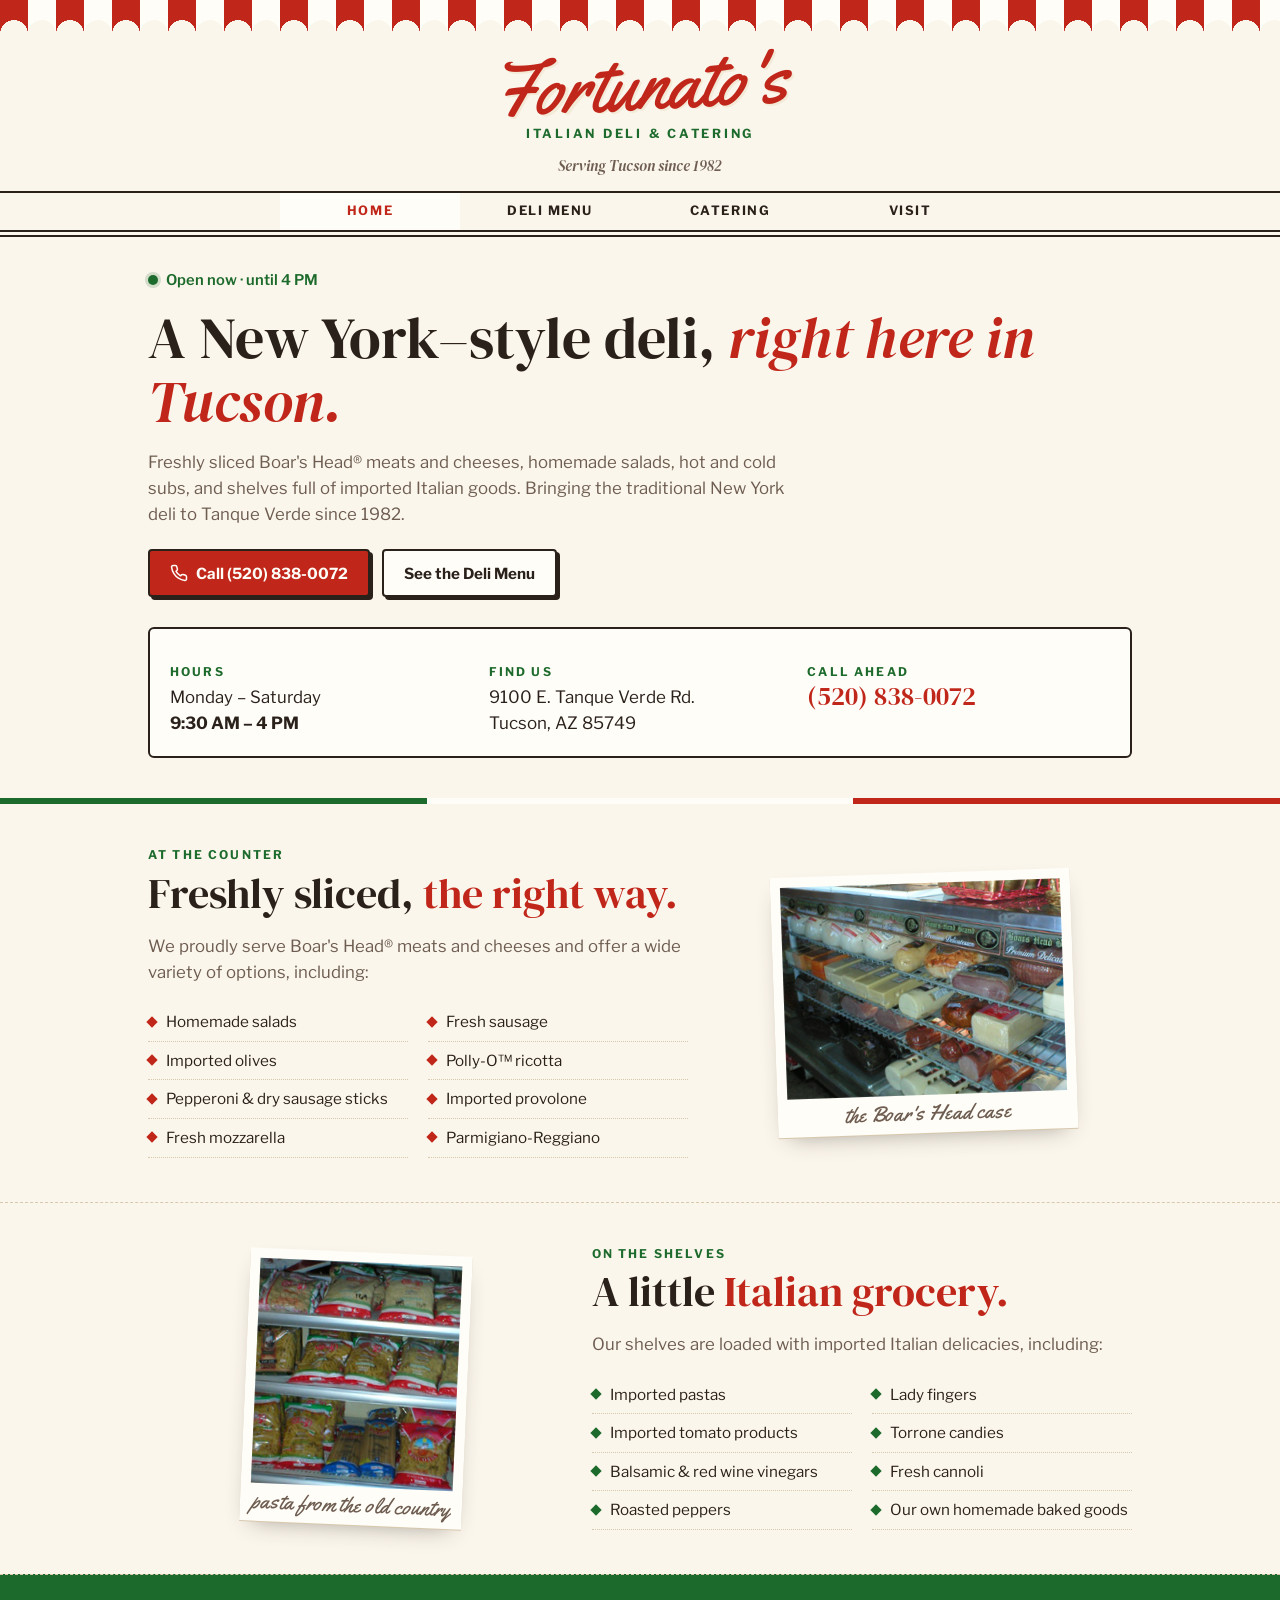
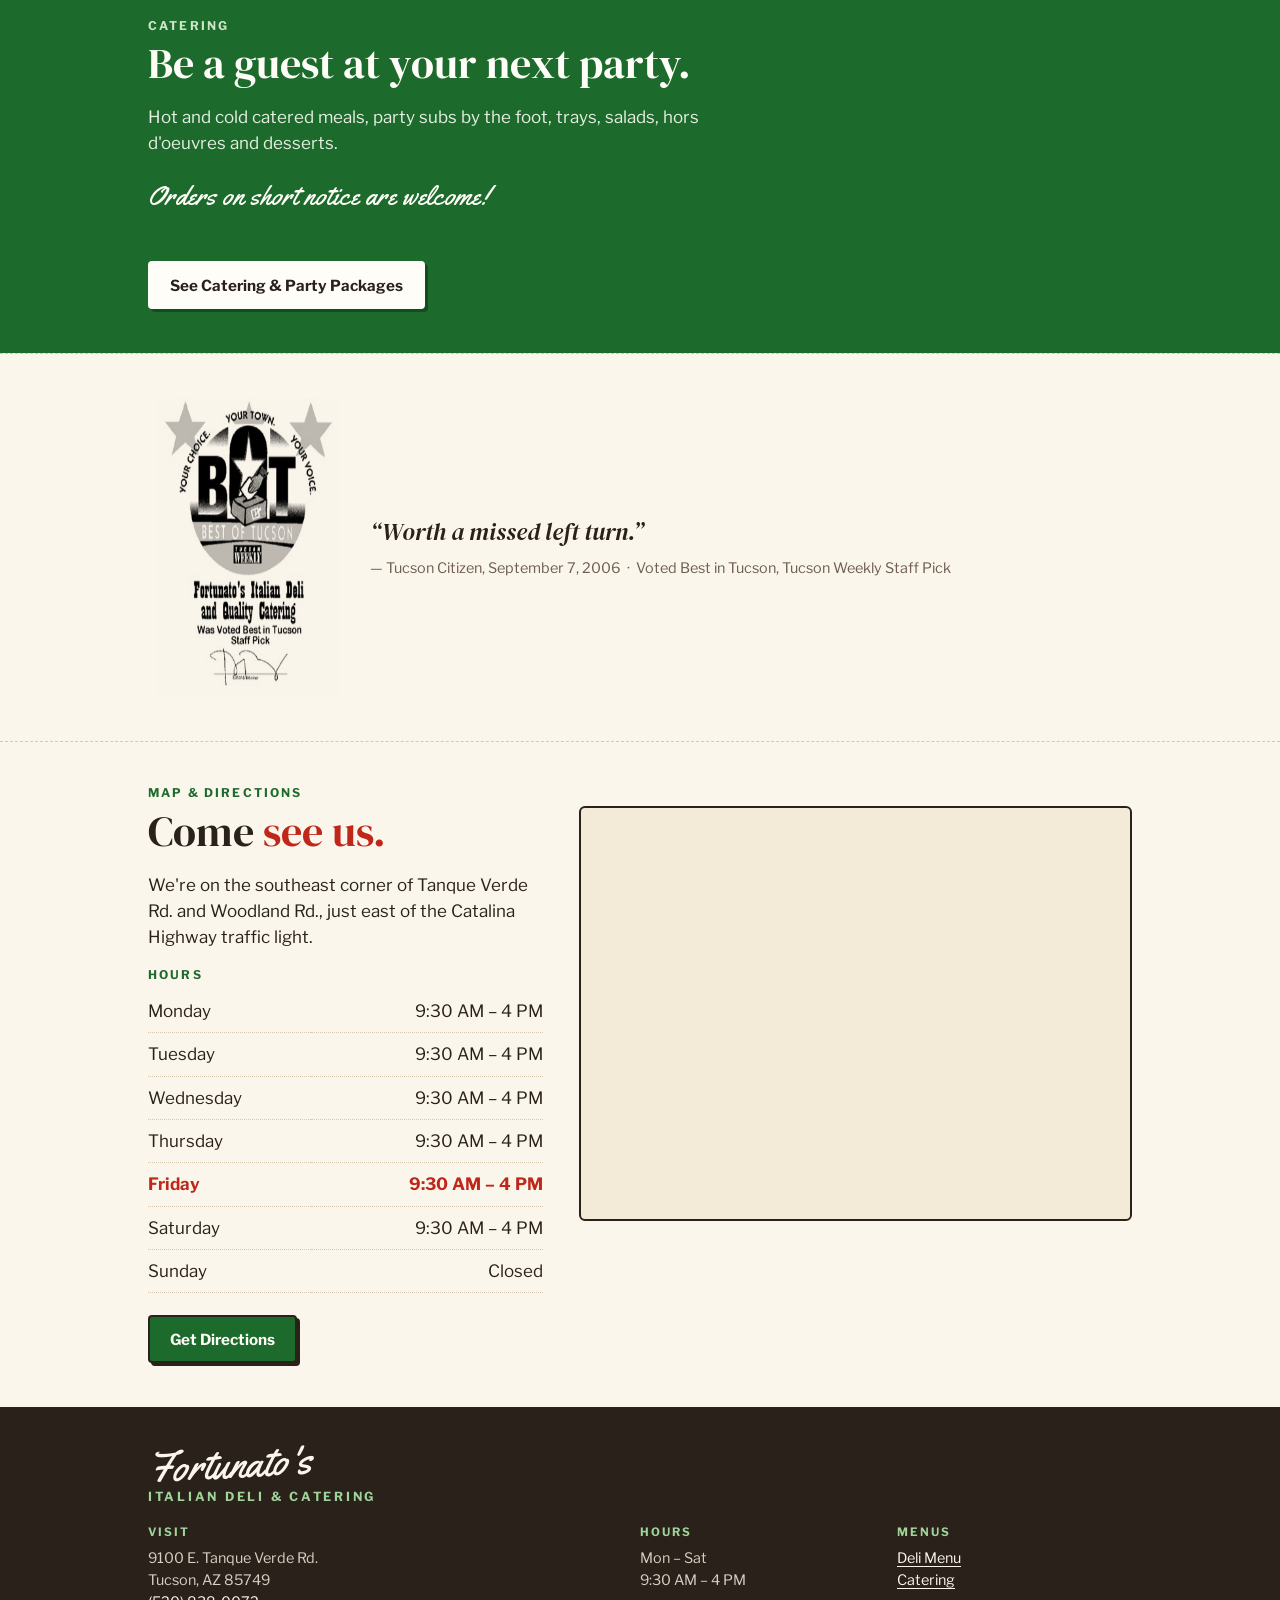
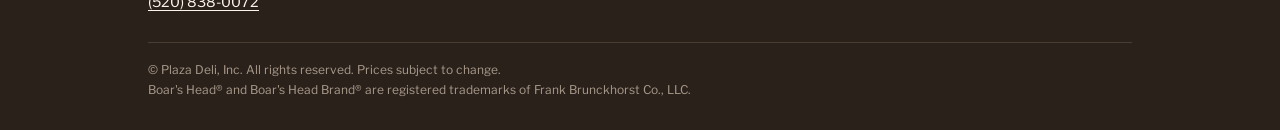
<file: index.html>
<!doctype html>
<html lang="en">
<head>
  <meta charset="utf-8">
  <meta name="viewport" content="width=device-width, initial-scale=1, viewport-fit=cover">
  <title>Fortunato's Italian Deli &amp; Catering · Tucson since 1982</title>
  <meta name="description" content="New York-style Italian deli on Tanque Verde Rd. in Tucson since 1982. Boar's Head meats and cheeses, hot and cold subs, imported Italian groceries and catering. Voted Best in Tucson.">
  <meta name="theme-color" content="#c0271a">
  <link rel="preconnect" href="https://fonts.googleapis.com">
  <link rel="preconnect" href="https://fonts.gstatic.com" crossorigin>
  <link rel="stylesheet" href="https://fonts.googleapis.com/css2?family=DM+Serif+Display:ital@0;1&family=Libre+Franklin:wght@400;600;700&family=Yellowtail&display=swap">
  <link rel="stylesheet" href="styles.css">
</head>
<body>
  <a class="skip" href="#main">Skip to content</a>

  <header>
    <div class="awning" aria-hidden="true"></div>
    <div class="masthead">
      <a class="wordmark" href="index.html" aria-label="Fortunato's Italian Deli &amp; Catering, home">
        <span class="name">Fortunato's</span>
        <span class="sub">Italian Deli &amp; Catering</span>
      </a>
      <p class="tagline">Serving Tucson since 1982</p>
    </div>
    <nav class="nav" aria-label="Main">
      <ul>
        <li><a href="index.html" aria-current="page">Home</a></li>
        <li><a href="menu.html">Deli Menu</a></li>
        <li><a href="catering.html">Catering</a></li>
        <li><a href="#visit">Visit</a></li>
      </ul>
    </nav>
  </header>

  <main id="main">
    <section class="hero">
      <div class="wrap">
        <span class="status" data-status>Open Monday – Saturday</span>
        <h1>A New York–style deli, <em>right here in Tucson.</em></h1>
        <p class="lede">Freshly sliced Boar's Head&reg; meats and cheeses, homemade salads, hot and cold subs, and shelves full of imported Italian goods. Bringing the traditional New York deli to Tanque Verde since 1982.</p>
        <div class="btn-row">
          <a class="btn btn-red" href="tel:+15208380072">
            <svg viewBox="0 0 24 24" fill="none" stroke="currentColor" stroke-width="2" stroke-linecap="round" stroke-linejoin="round" aria-hidden="true"><path d="M22 16.9v3a2 2 0 0 1-2.2 2 19.8 19.8 0 0 1-8.6-3.1 19.5 19.5 0 0 1-6-6A19.8 19.8 0 0 1 2.1 4.2 2 2 0 0 1 4.1 2h3a2 2 0 0 1 2 1.7c.1.9.4 1.8.7 2.7a2 2 0 0 1-.5 2.1L8 9.8a16 16 0 0 0 6 6l1.3-1.3a2 2 0 0 1 2.1-.4c.9.3 1.8.6 2.7.7a2 2 0 0 1 1.7 2z"/></svg>
            Call (520) 838-0072
          </a>
          <a class="btn" href="menu.html">See the Deli Menu</a>
        </div>

        <div class="card visit-card">
          <div>
            <p class="eyebrow">Hours</p>
            <p class="hours-line" style="margin:0">Monday – Saturday<br><strong>9:30 AM – 4 PM</strong></p>
          </div>
          <div>
            <p class="eyebrow">Find us</p>
            <address>9100 E. Tanque Verde Rd.<br>Tucson, AZ 85749</address>
          </div>
          <div>
            <p class="eyebrow">Call ahead</p>
            <a class="phone" href="tel:+15208380072">(520) 838-0072</a>
          </div>
        </div>
      </div>
    </section>

    <hr class="tricolore">

    <section class="section">
      <div class="wrap split">
        <div>
          <p class="eyebrow">At the counter</p>
          <h2 class="section-title">Freshly sliced, <em>the right way.</em></h2>
          <p class="lede">We proudly serve Boar's Head&reg; meats and cheeses and offer a wide variety of options, including:</p>
          <ul class="goods">
            <li>Homemade salads</li>
            <li>Imported olives</li>
            <li>Pepperoni &amp; dry sausage sticks</li>
            <li>Fresh mozzarella</li>
            <li>Fresh sausage</li>
            <li>Polly-O&trade; ricotta</li>
            <li>Imported provolone</li>
            <li>Parmigiano-Reggiano</li>
          </ul>
        </div>
        <figure class="snapshot">
          <img src="images/delicase.jpg" alt="The deli case stocked with Boar's Head meats and cheeses" width="300" height="227" loading="lazy">
          <figcaption>the Boar's Head case</figcaption>
        </figure>
      </div>
    </section>

    <section class="section">
      <div class="wrap split flip">
        <figure class="snapshot tilt-right">
          <img src="images/groceryshelf.jpg" alt="Grocery shelves stacked with imported Italian pasta" width="202" height="225" loading="lazy">
          <figcaption>pasta from the old country</figcaption>
        </figure>
        <div>
          <p class="eyebrow">On the shelves</p>
          <h2 class="section-title">A little <em>Italian grocery.</em></h2>
          <p class="lede">Our shelves are loaded with imported Italian delicacies, including:</p>
          <ul class="goods green">
            <li>Imported pastas</li>
            <li>Imported tomato products</li>
            <li>Balsamic &amp; red wine vinegars</li>
            <li>Roasted peppers</li>
            <li>Lady fingers</li>
            <li>Torrone candies</li>
            <li>Fresh cannoli</li>
            <li>Our own homemade baked goods</li>
          </ul>
        </div>
      </div>
    </section>

    <section class="section catering-teaser">
      <div class="wrap">
        <p class="eyebrow">Catering</p>
        <h2 class="section-title">Be a guest at your next party.</h2>
        <p>Hot and cold catered meals, party subs by the foot, trays, salads, hors d'oeuvres and desserts.</p>
        <p class="callout">Orders on short notice are welcome!</p>
        <div class="btn-row">
          <a class="btn" href="catering.html">See Catering &amp; Party Packages</a>
        </div>
      </div>
    </section>

    <section class="section">
      <div class="wrap award">
        <img src="images/bestoftucson.jpg" alt="Tucson Weekly Best of Tucson award: Fortunato's Italian Deli and Quality Catering, Staff Pick" width="275" height="299" loading="lazy">
        <blockquote>
          <p>&ldquo;Worth a missed left turn.&rdquo;</p>
          <cite>— Tucson Citizen, September 7, 2006 &nbsp;·&nbsp; Voted Best in Tucson, Tucson Weekly Staff Pick</cite>
        </blockquote>
      </div>
    </section>

    <section class="section" id="visit">
      <div class="wrap visit-grid">
        <div>
          <p class="eyebrow">Map &amp; directions</p>
          <h2 class="section-title">Come <em>see us.</em></h2>
          <p>We're on the southeast corner of Tanque Verde Rd. and Woodland Rd., just east of the Catalina Highway traffic light.</p>
          <table class="hours-table">
            <caption class="eyebrow" style="text-align:left">Hours</caption>
            <tr data-day="Mon"><th scope="row">Monday</th><td>9:30 AM – 4 PM</td></tr>
            <tr data-day="Tue"><th scope="row">Tuesday</th><td>9:30 AM – 4 PM</td></tr>
            <tr data-day="Wed"><th scope="row">Wednesday</th><td>9:30 AM – 4 PM</td></tr>
            <tr data-day="Thu"><th scope="row">Thursday</th><td>9:30 AM – 4 PM</td></tr>
            <tr data-day="Fri"><th scope="row">Friday</th><td>9:30 AM – 4 PM</td></tr>
            <tr data-day="Sat"><th scope="row">Saturday</th><td>9:30 AM – 4 PM</td></tr>
            <tr data-day="Sun"><th scope="row">Sunday</th><td>Closed</td></tr>
          </table>
          <div class="btn-row">
            <a class="btn btn-green" href="https://www.google.com/maps/dir/?api=1&amp;destination=Fortunato%27s+Italian+Deli%2C+9100+E+Tanque+Verde+Rd%2C+Tucson%2C+AZ+85749">Get Directions</a>
          </div>
        </div>
        <div class="map-frame">
          <iframe title="Map to Fortunato's Italian Deli" src="https://www.google.com/maps/embed?pb=!1m18!1m12!1m3!1d3374.031595567983!2d-110.79978568395043!3d32.25723211761118!2m3!1f0!2f0!3f0!3m2!1i1024!2i768!4f13.1!3m3!1m2!1s0x86d66928c3f200f9%3A0x62b7e77862f27465!2sFortunato&#39;s%20Italian%20Deli!5e0!3m2!1sen!2sus!4v1678062950945!5m2!1sen!2sus" loading="lazy" referrerpolicy="no-referrer-when-downgrade" allowfullscreen></iframe>
        </div>
      </div>
    </section>
  </main>

  <footer class="footer">
    <div class="wrap">
      <a class="wordmark" href="index.html">
        <span class="name">Fortunato's</span>
        <span class="sub">Italian Deli &amp; Catering</span>
      </a>
      <div class="footer-grid">
        <div>
          <h2>Visit</h2>
          <address>9100 E. Tanque Verde Rd.<br>Tucson, AZ 85749<br><a href="tel:+15208380072">(520) 838-0072</a></address>
        </div>
        <div>
          <h2>Hours</h2>
          <p style="margin:0">Mon – Sat<br>9:30 AM – 4 PM</p>
        </div>
        <div>
          <h2>Menus</h2>
          <p style="margin:0"><a href="menu.html">Deli Menu</a><br><a href="catering.html">Catering</a></p>
        </div>
      </div>
      <div class="legal">
        <p>&copy; Plaza Deli, Inc. All rights reserved. Prices subject to change.</p>
        <p>Boar's Head&reg; and Boar's Head Brand&reg; are registered trademarks of Frank Brunckhorst Co., LLC.</p>
      </div>
    </div>
  </footer>

  <nav class="callbar" aria-label="Quick actions">
    <a class="primary" href="tel:+15208380072">
      <svg viewBox="0 0 24 24" fill="none" stroke="currentColor" stroke-width="2" stroke-linecap="round" stroke-linejoin="round" aria-hidden="true"><path d="M22 16.9v3a2 2 0 0 1-2.2 2 19.8 19.8 0 0 1-8.6-3.1 19.5 19.5 0 0 1-6-6A19.8 19.8 0 0 1 2.1 4.2 2 2 0 0 1 4.1 2h3a2 2 0 0 1 2 1.7c.1.9.4 1.8.7 2.7a2 2 0 0 1-.5 2.1L8 9.8a16 16 0 0 0 6 6l1.3-1.3a2 2 0 0 1 2.1-.4c.9.3 1.8.6 2.7.7a2 2 0 0 1 1.7 2z"/></svg>
      Call
    </a>
    <a href="https://www.google.com/maps/dir/?api=1&amp;destination=Fortunato%27s+Italian+Deli%2C+9100+E+Tanque+Verde+Rd%2C+Tucson%2C+AZ+85749">
      <svg viewBox="0 0 24 24" fill="none" stroke="currentColor" stroke-width="2" stroke-linecap="round" stroke-linejoin="round" aria-hidden="true"><path d="M20 10c0 6-8 12-8 12S4 16 4 10a8 8 0 0 1 16 0z"/><circle cx="12" cy="10" r="3"/></svg>
      Directions
    </a>
    <a href="menu.html">
      <svg viewBox="0 0 24 24" fill="none" stroke="currentColor" stroke-width="2" stroke-linecap="round" stroke-linejoin="round" aria-hidden="true"><path d="M4 6h16M4 12h16M4 18h10"/></svg>
      Menu
    </a>
  </nav>

  <script src="main.js"></script>
</body>
</html>
</file>
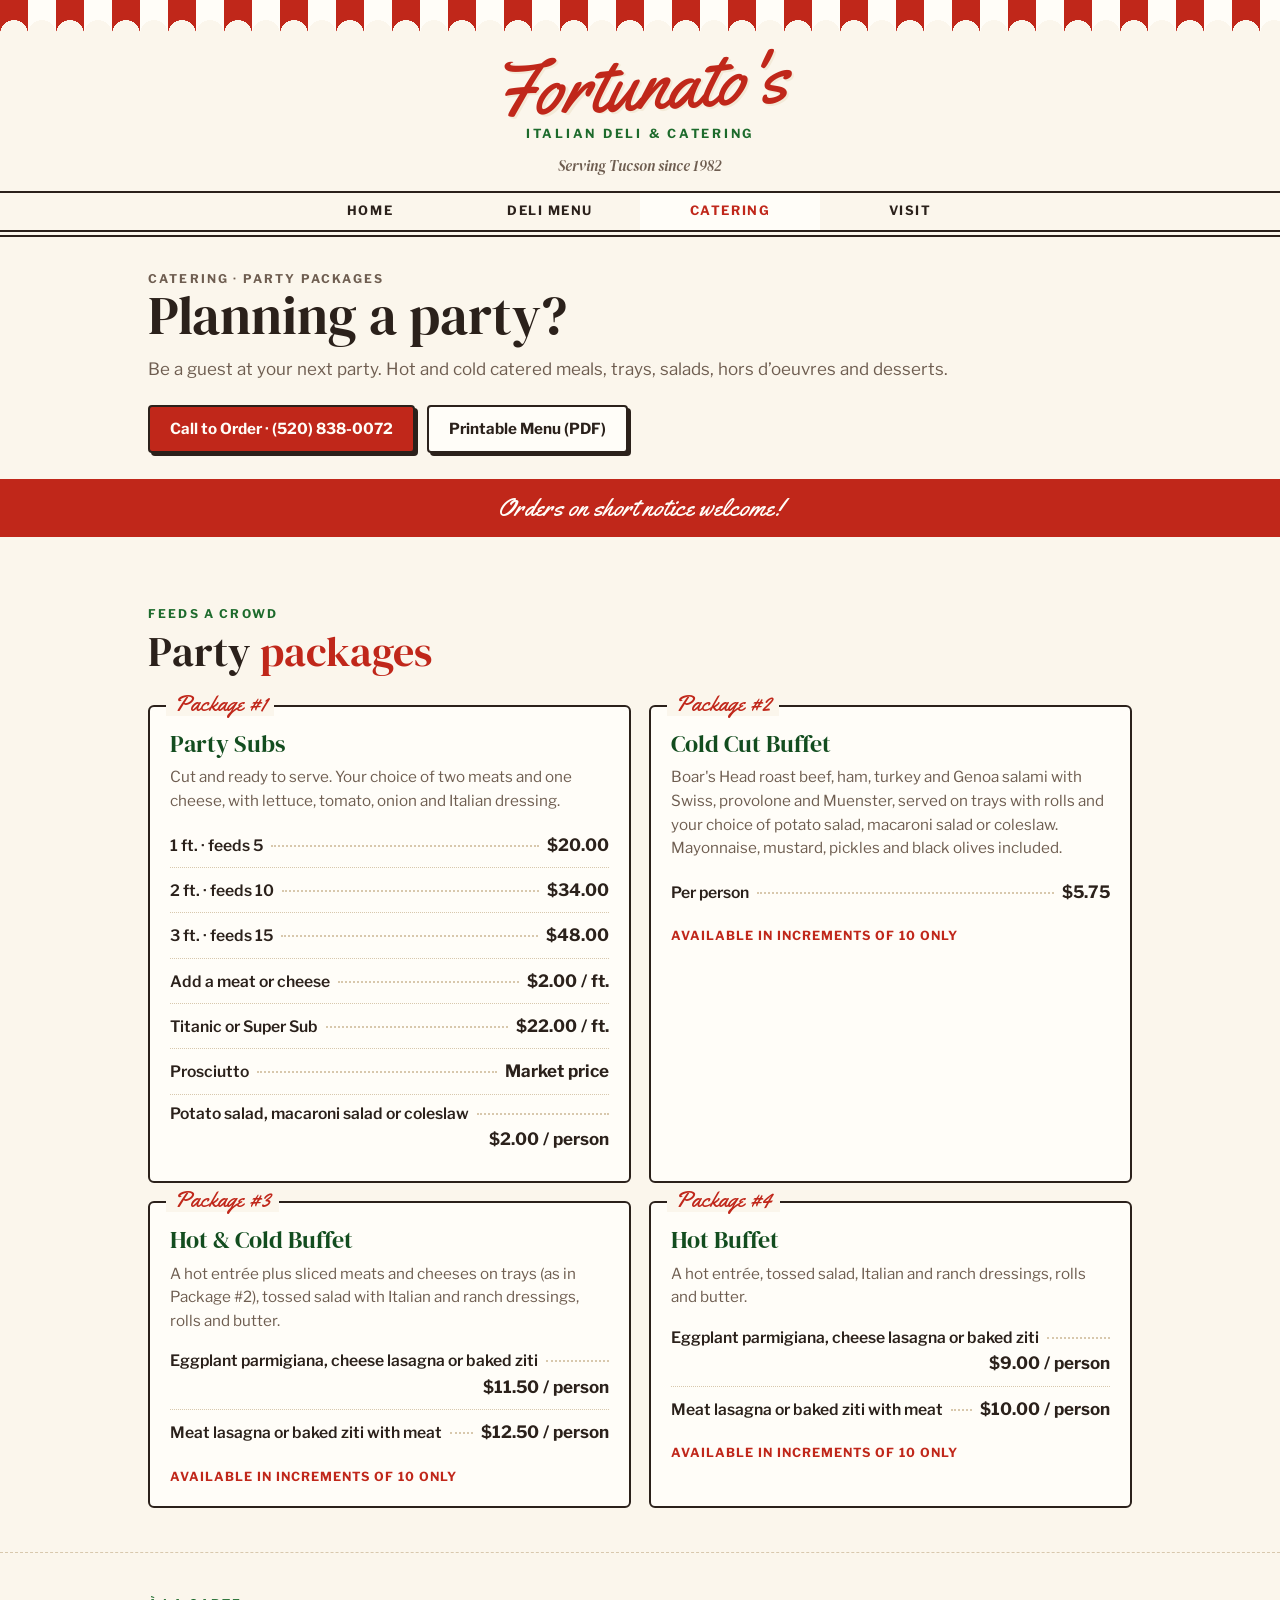
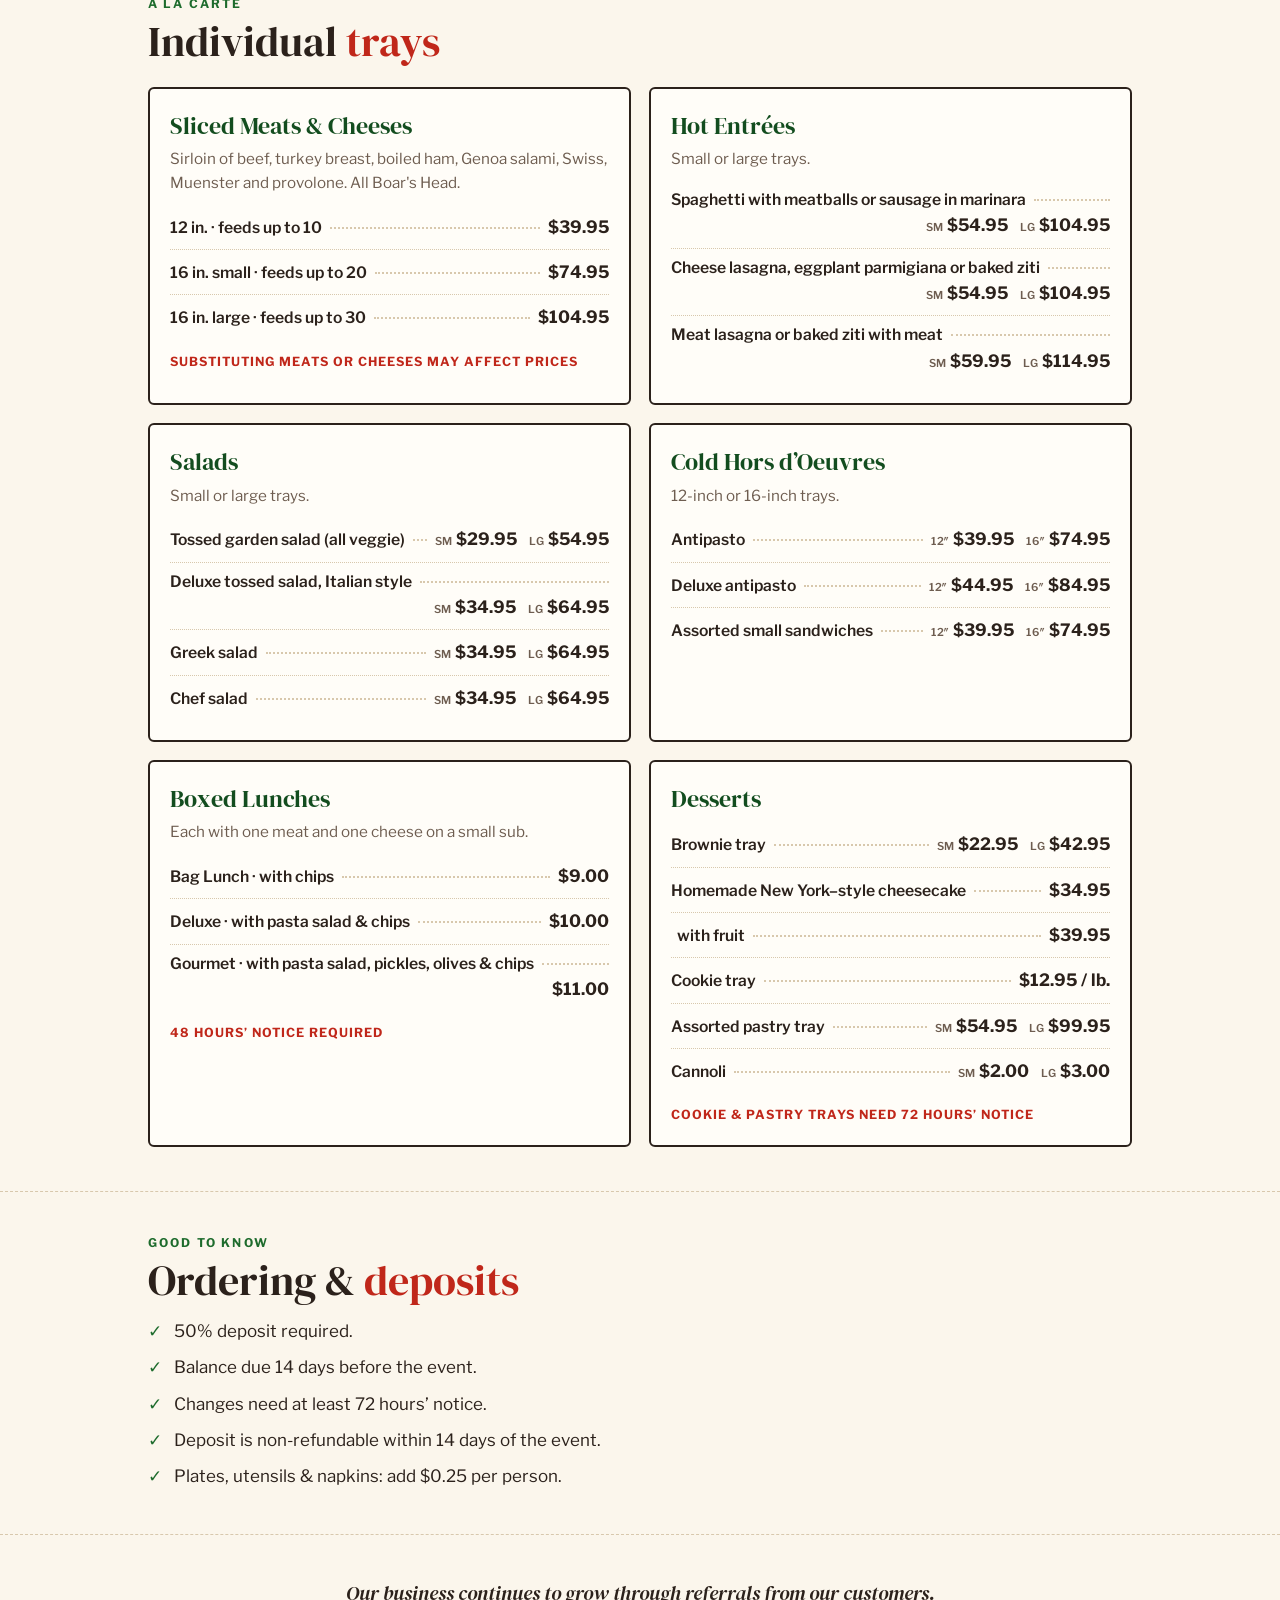
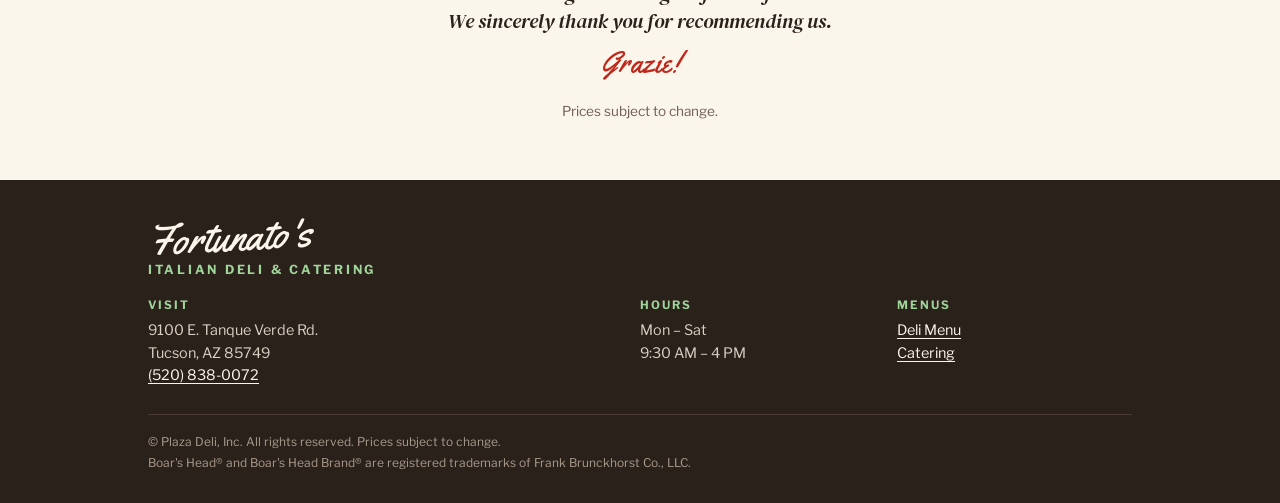
<file: catering.html>
<!doctype html>
<html lang="en">
<head>
  <meta charset="utf-8">
  <meta name="viewport" content="width=device-width, initial-scale=1, viewport-fit=cover">
  <title>Catering · Fortunato's Italian Deli</title>
  <meta name="description" content="Party subs by the foot, cold cut and hot buffets, trays, boxed lunches and desserts from Fortunato's Italian Deli in Tucson. Orders on short notice welcome.">
  <meta name="theme-color" content="#c0271a">
  <link rel="preconnect" href="https://fonts.googleapis.com">
  <link rel="preconnect" href="https://fonts.gstatic.com" crossorigin>
  <link rel="stylesheet" href="https://fonts.googleapis.com/css2?family=DM+Serif+Display:ital@0;1&family=Libre+Franklin:wght@400;600;700&family=Yellowtail&display=swap">
  <link rel="stylesheet" href="styles.css">
</head>
<body>
  <a class="skip" href="#main">Skip to content</a>

  <header>
    <div class="awning" aria-hidden="true"></div>
    <div class="masthead">
      <a class="wordmark" href="index.html" aria-label="Fortunato's Italian Deli &amp; Catering, home">
        <span class="name">Fortunato's</span>
        <span class="sub">Italian Deli &amp; Catering</span>
      </a>
      <p class="tagline">Serving Tucson since 1982</p>
    </div>
    <nav class="nav" aria-label="Main">
      <ul>
        <li><a href="index.html">Home</a></li>
        <li><a href="menu.html">Deli Menu</a></li>
        <li><a href="catering.html" aria-current="page">Catering</a></li>
        <li><a href="index.html#visit">Visit</a></li>
      </ul>
    </nav>
  </header>

  <main id="main">
    <div class="page-head">
      <div class="wrap">
        <p class="eyebrow">Catering · Party Packages</p>
        <h1>Planning a party?</h1>
        <p>Be a guest at your next party. Hot and cold catered meals, trays, salads, hors d&rsquo;oeuvres and desserts.</p>
        <div class="btn-row">
          <a class="btn btn-red" href="tel:+15208380072">Call to Order · (520) 838-0072</a>
          <a class="btn" href="catering-menu.pdf">Printable Menu (PDF)</a>
        </div>
      </div>
    </div>
    <p class="banner">Orders on short notice welcome!</p>

    <section class="section">
      <div class="wrap">
        <p class="eyebrow">Feeds a crowd</p>
        <h2 class="section-title">Party <em>packages</em></h2>
        <div class="packages" style="margin-top:30px">
          <article class="card package"><span class="num">Package #1</span>
            <h3>Party Subs</h3>
            <p>Cut and ready to serve. Your choice of two meats and one cheese, with lettuce, tomato, onion and Italian dressing.</p>
            <ul class="items"><li class="item"><div class="item-top"><span class="item-name">1 ft. · feeds 5</span><span class="leader"></span><span class="prices"><span class="price">$20.00</span></span></div></li><li class="item"><div class="item-top"><span class="item-name">2 ft. · feeds 10</span><span class="leader"></span><span class="prices"><span class="price">$34.00</span></span></div></li><li class="item"><div class="item-top"><span class="item-name">3 ft. · feeds 15</span><span class="leader"></span><span class="prices"><span class="price">$48.00</span></span></div></li><li class="item"><div class="item-top"><span class="item-name">Add a meat or cheese</span><span class="leader"></span><span class="prices"><span class="price">$2.00 / ft.</span></span></div></li><li class="item"><div class="item-top"><span class="item-name">Titanic or Super Sub</span><span class="leader"></span><span class="prices"><span class="price">$22.00 / ft.</span></span></div></li><li class="item"><div class="item-top"><span class="item-name">Prosciutto</span><span class="leader"></span><span class="prices"><span class="price">Market price</span></span></div></li><li class="item"><div class="item-top"><span class="item-name">Potato salad, macaroni salad or coleslaw</span><span class="leader"></span><span class="prices"><span class="price">$2.00 / person</span></span></div></li></ul>
          </article>
          <article class="card package"><span class="num">Package #2</span>
            <h3>Cold Cut Buffet</h3>
            <p>Boar's Head roast beef, ham, turkey and Genoa salami with Swiss, provolone and Muenster, served on trays with rolls and your choice of potato salad, macaroni salad or coleslaw. Mayonnaise, mustard, pickles and black olives included.</p>
            <ul class="items"><li class="item"><div class="item-top"><span class="item-name">Per person</span><span class="leader"></span><span class="prices"><span class="price">$5.75</span></span></div></li></ul><p class="fine">Available in increments of 10 only</p>
          </article>
          <article class="card package"><span class="num">Package #3</span>
            <h3>Hot &amp; Cold Buffet</h3>
            <p>A hot entrée plus sliced meats and cheeses on trays (as in Package #2), tossed salad with Italian and ranch dressings, rolls and butter.</p>
            <ul class="items"><li class="item"><div class="item-top"><span class="item-name">Eggplant parmigiana, cheese lasagna or baked ziti</span><span class="leader"></span><span class="prices"><span class="price">$11.50 / person</span></span></div></li><li class="item"><div class="item-top"><span class="item-name">Meat lasagna or baked ziti with meat</span><span class="leader"></span><span class="prices"><span class="price">$12.50 / person</span></span></div></li></ul><p class="fine">Available in increments of 10 only</p>
          </article>
          <article class="card package"><span class="num">Package #4</span>
            <h3>Hot Buffet</h3>
            <p>A hot entrée, tossed salad, Italian and ranch dressings, rolls and butter.</p>
            <ul class="items"><li class="item"><div class="item-top"><span class="item-name">Eggplant parmigiana, cheese lasagna or baked ziti</span><span class="leader"></span><span class="prices"><span class="price">$9.00 / person</span></span></div></li><li class="item"><div class="item-top"><span class="item-name">Meat lasagna or baked ziti with meat</span><span class="leader"></span><span class="prices"><span class="price">$10.00 / person</span></span></div></li></ul><p class="fine">Available in increments of 10 only</p>
          </article>
        </div>
      </div>
    </section>

    <section class="section">
      <div class="wrap">
        <p class="eyebrow">À la carte</p>
        <h2 class="section-title">Individual <em>trays</em></h2>
        <div class="packages" style="margin-top:22px">
          <article class="card package">
            <h3>Sliced Meats &amp; Cheeses</h3>
            <p>Sirloin of beef, turkey breast, boiled ham, Genoa salami, Swiss, Muenster and provolone. All Boar's Head.</p>
            <ul class="items"><li class="item"><div class="item-top"><span class="item-name">12 in. · feeds up to 10</span><span class="leader"></span><span class="prices"><span class="price">$39.95</span></span></div></li><li class="item"><div class="item-top"><span class="item-name">16 in. small · feeds up to 20</span><span class="leader"></span><span class="prices"><span class="price">$74.95</span></span></div></li><li class="item"><div class="item-top"><span class="item-name">16 in. large · feeds up to 30</span><span class="leader"></span><span class="prices"><span class="price">$104.95</span></span></div></li></ul><p class="fine">Substituting meats or cheeses may affect prices</p>
          </article>
          <article class="card package">
            <h3>Hot Entrées</h3>
            <p>Small or large trays.</p>
            <ul class="items"><li class="item"><div class="item-top"><span class="item-name">Spaghetti with meatballs or sausage in marinara</span><span class="leader"></span><span class="prices"><span class="price"><small>Sm</small>$54.95</span><span class="price"><small>Lg</small>$104.95</span></span></div></li><li class="item"><div class="item-top"><span class="item-name">Cheese lasagna, eggplant parmigiana or baked ziti</span><span class="leader"></span><span class="prices"><span class="price"><small>Sm</small>$54.95</span><span class="price"><small>Lg</small>$104.95</span></span></div></li><li class="item"><div class="item-top"><span class="item-name">Meat lasagna or baked ziti with meat</span><span class="leader"></span><span class="prices"><span class="price"><small>Sm</small>$59.95</span><span class="price"><small>Lg</small>$114.95</span></span></div></li></ul>
          </article>
          <article class="card package">
            <h3>Salads</h3>
            <p>Small or large trays.</p>
            <ul class="items"><li class="item"><div class="item-top"><span class="item-name">Tossed garden salad (all veggie)</span><span class="leader"></span><span class="prices"><span class="price"><small>Sm</small>$29.95</span><span class="price"><small>Lg</small>$54.95</span></span></div></li><li class="item"><div class="item-top"><span class="item-name">Deluxe tossed salad, Italian style</span><span class="leader"></span><span class="prices"><span class="price"><small>Sm</small>$34.95</span><span class="price"><small>Lg</small>$64.95</span></span></div></li><li class="item"><div class="item-top"><span class="item-name">Greek salad</span><span class="leader"></span><span class="prices"><span class="price"><small>Sm</small>$34.95</span><span class="price"><small>Lg</small>$64.95</span></span></div></li><li class="item"><div class="item-top"><span class="item-name">Chef salad</span><span class="leader"></span><span class="prices"><span class="price"><small>Sm</small>$34.95</span><span class="price"><small>Lg</small>$64.95</span></span></div></li></ul>
          </article>
          <article class="card package">
            <h3>Cold Hors d&rsquo;Oeuvres</h3>
            <p>12-inch or 16-inch trays.</p>
            <ul class="items"><li class="item"><div class="item-top"><span class="item-name">Antipasto</span><span class="leader"></span><span class="prices"><span class="price"><small>12&Prime;</small>$39.95</span><span class="price"><small>16&Prime;</small>$74.95</span></span></div></li><li class="item"><div class="item-top"><span class="item-name">Deluxe antipasto</span><span class="leader"></span><span class="prices"><span class="price"><small>12&Prime;</small>$44.95</span><span class="price"><small>16&Prime;</small>$84.95</span></span></div></li><li class="item"><div class="item-top"><span class="item-name">Assorted small sandwiches</span><span class="leader"></span><span class="prices"><span class="price"><small>12&Prime;</small>$39.95</span><span class="price"><small>16&Prime;</small>$74.95</span></span></div></li></ul>
          </article>
          <article class="card package">
            <h3>Boxed Lunches</h3>
            <p>Each with one meat and one cheese on a small sub.</p>
            <ul class="items"><li class="item"><div class="item-top"><span class="item-name">Bag Lunch · with chips</span><span class="leader"></span><span class="prices"><span class="price">$9.00</span></span></div></li><li class="item"><div class="item-top"><span class="item-name">Deluxe · with pasta salad &amp; chips</span><span class="leader"></span><span class="prices"><span class="price">$10.00</span></span></div></li><li class="item"><div class="item-top"><span class="item-name">Gourmet · with pasta salad, pickles, olives &amp; chips</span><span class="leader"></span><span class="prices"><span class="price">$11.00</span></span></div></li></ul><p class="fine">48 hours&rsquo; notice required</p>
          </article>
          <article class="card package">
            <h3>Desserts</h3>
            
            <ul class="items"><li class="item"><div class="item-top"><span class="item-name">Brownie tray</span><span class="leader"></span><span class="prices"><span class="price"><small>Sm</small>$22.95</span><span class="price"><small>Lg</small>$42.95</span></span></div></li><li class="item"><div class="item-top"><span class="item-name">Homemade New York–style cheesecake</span><span class="leader"></span><span class="prices"><span class="price">$34.95</span></span></div></li><li class="item"><div class="item-top"><span class="item-name">&nbsp;&nbsp;with fruit</span><span class="leader"></span><span class="prices"><span class="price">$39.95</span></span></div></li><li class="item"><div class="item-top"><span class="item-name">Cookie tray</span><span class="leader"></span><span class="prices"><span class="price">$12.95 / lb.</span></span></div></li><li class="item"><div class="item-top"><span class="item-name">Assorted pastry tray</span><span class="leader"></span><span class="prices"><span class="price"><small>Sm</small>$54.95</span><span class="price"><small>Lg</small>$99.95</span></span></div></li><li class="item"><div class="item-top"><span class="item-name">Cannoli</span><span class="leader"></span><span class="prices"><span class="price"><small>Sm</small>$2.00</span><span class="price"><small>Lg</small>$3.00</span></span></div></li></ul><p class="fine">Cookie &amp; pastry trays need 72 hours&rsquo; notice</p>
          </article>
        </div>
      </div>
    </section>

    <section class="section">
      <div class="wrap">
        <p class="eyebrow">Good to know</p>
        <h2 class="section-title">Ordering &amp; <em>deposits</em></h2>
        <ul class="policies">
          <li>50% deposit required.</li>
          <li>Balance due 14 days before the event.</li>
          <li>Changes need at least 72 hours&rsquo; notice.</li>
          <li>Deposit is non-refundable within 14 days of the event.</li>
          <li>Plates, utensils &amp; napkins: add $0.25 per person.</li>
        </ul>
      </div>
    </section>

    <section class="section">
      <div class="wrap">
        <p class="thanks">Our business continues to grow through referrals from our customers. We sincerely thank you for recommending us.</p>
        <p style="text-align:center;font:400 1.8rem/1 var(--script);color:var(--red);margin:14px 0 0">Grazie!</p>
        <p style="text-align:center;margin-top:24px;color:var(--muted);font-size:.85rem">Prices subject to change.</p>
      </div>
    </section>
  </main>

  <footer class="footer">
    <div class="wrap">
      <a class="wordmark" href="index.html">
        <span class="name">Fortunato's</span>
        <span class="sub">Italian Deli &amp; Catering</span>
      </a>
      <div class="footer-grid">
        <div>
          <h2>Visit</h2>
          <address>9100 E. Tanque Verde Rd.<br>Tucson, AZ 85749<br><a href="tel:+15208380072">(520) 838-0072</a></address>
        </div>
        <div>
          <h2>Hours</h2>
          <p style="margin:0">Mon – Sat<br>9:30 AM – 4 PM</p>
        </div>
        <div>
          <h2>Menus</h2>
          <p style="margin:0"><a href="menu.html">Deli Menu</a><br><a href="catering.html">Catering</a></p>
        </div>
      </div>
      <div class="legal">
        <p>&copy; Plaza Deli, Inc. All rights reserved. Prices subject to change.</p>
        <p>Boar's Head&reg; and Boar's Head Brand&reg; are registered trademarks of Frank Brunckhorst Co., LLC.</p>
      </div>
    </div>
  </footer>

  <nav class="callbar" aria-label="Quick actions">
    <a class="primary" href="tel:+15208380072">
      <svg viewBox="0 0 24 24" fill="none" stroke="currentColor" stroke-width="2" stroke-linecap="round" stroke-linejoin="round" aria-hidden="true"><path d="M22 16.9v3a2 2 0 0 1-2.2 2 19.8 19.8 0 0 1-8.6-3.1 19.5 19.5 0 0 1-6-6A19.8 19.8 0 0 1 2.1 4.2 2 2 0 0 1 4.1 2h3a2 2 0 0 1 2 1.7c.1.9.4 1.8.7 2.7a2 2 0 0 1-.5 2.1L8 9.8a16 16 0 0 0 6 6l1.3-1.3a2 2 0 0 1 2.1-.4c.9.3 1.8.6 2.7.7a2 2 0 0 1 1.7 2z"/></svg>
      Call
    </a>
    <a href="https://www.google.com/maps/dir/?api=1&amp;destination=Fortunato%27s+Italian+Deli%2C+9100+E+Tanque+Verde+Rd%2C+Tucson%2C+AZ+85749">
      <svg viewBox="0 0 24 24" fill="none" stroke="currentColor" stroke-width="2" stroke-linecap="round" stroke-linejoin="round" aria-hidden="true"><path d="M20 10c0 6-8 12-8 12S4 16 4 10a8 8 0 0 1 16 0z"/><circle cx="12" cy="10" r="3"/></svg>
      Directions
    </a>
    <a href="menu.html">
      <svg viewBox="0 0 24 24" fill="none" stroke="currentColor" stroke-width="2" stroke-linecap="round" stroke-linejoin="round" aria-hidden="true"><path d="M4 6h16M4 12h16M4 18h10"/></svg>
      Menu
    </a>
  </nav>

  <script src="main.js"></script>
</body>
</html>
</file>
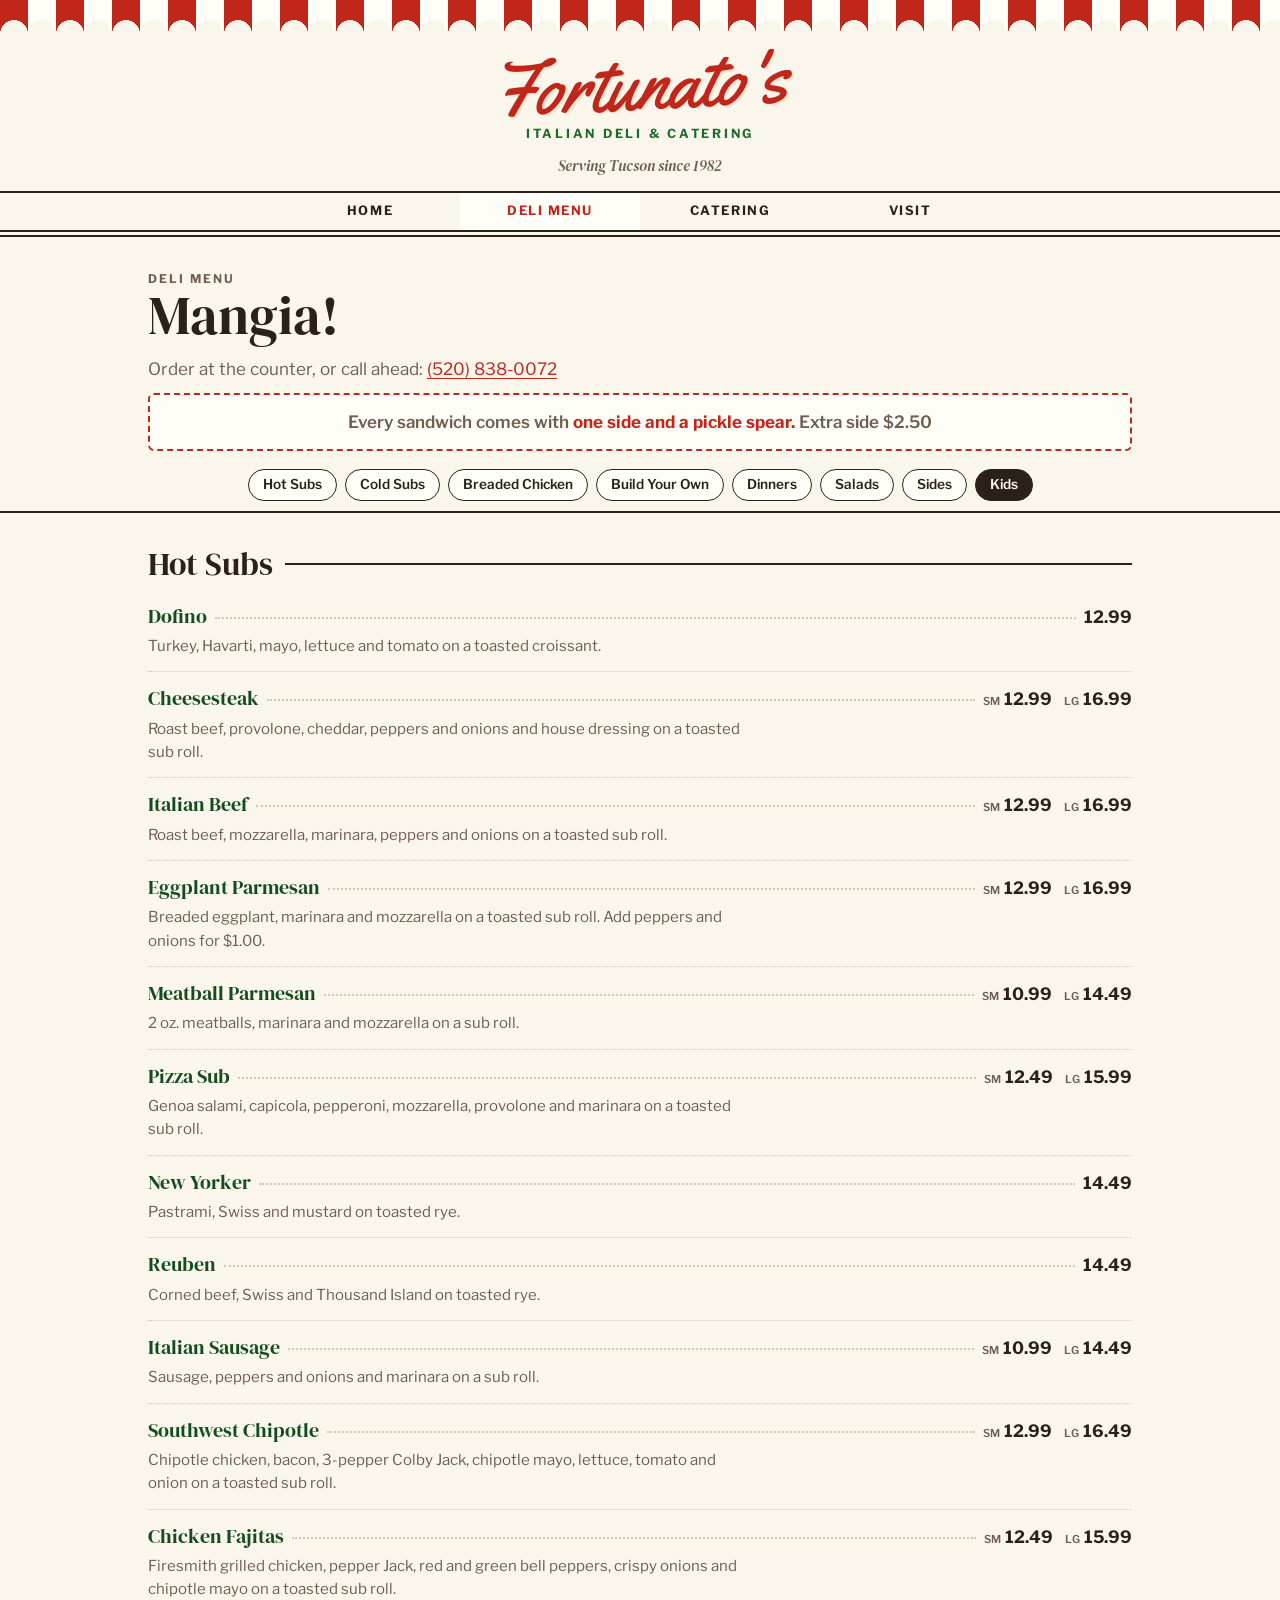
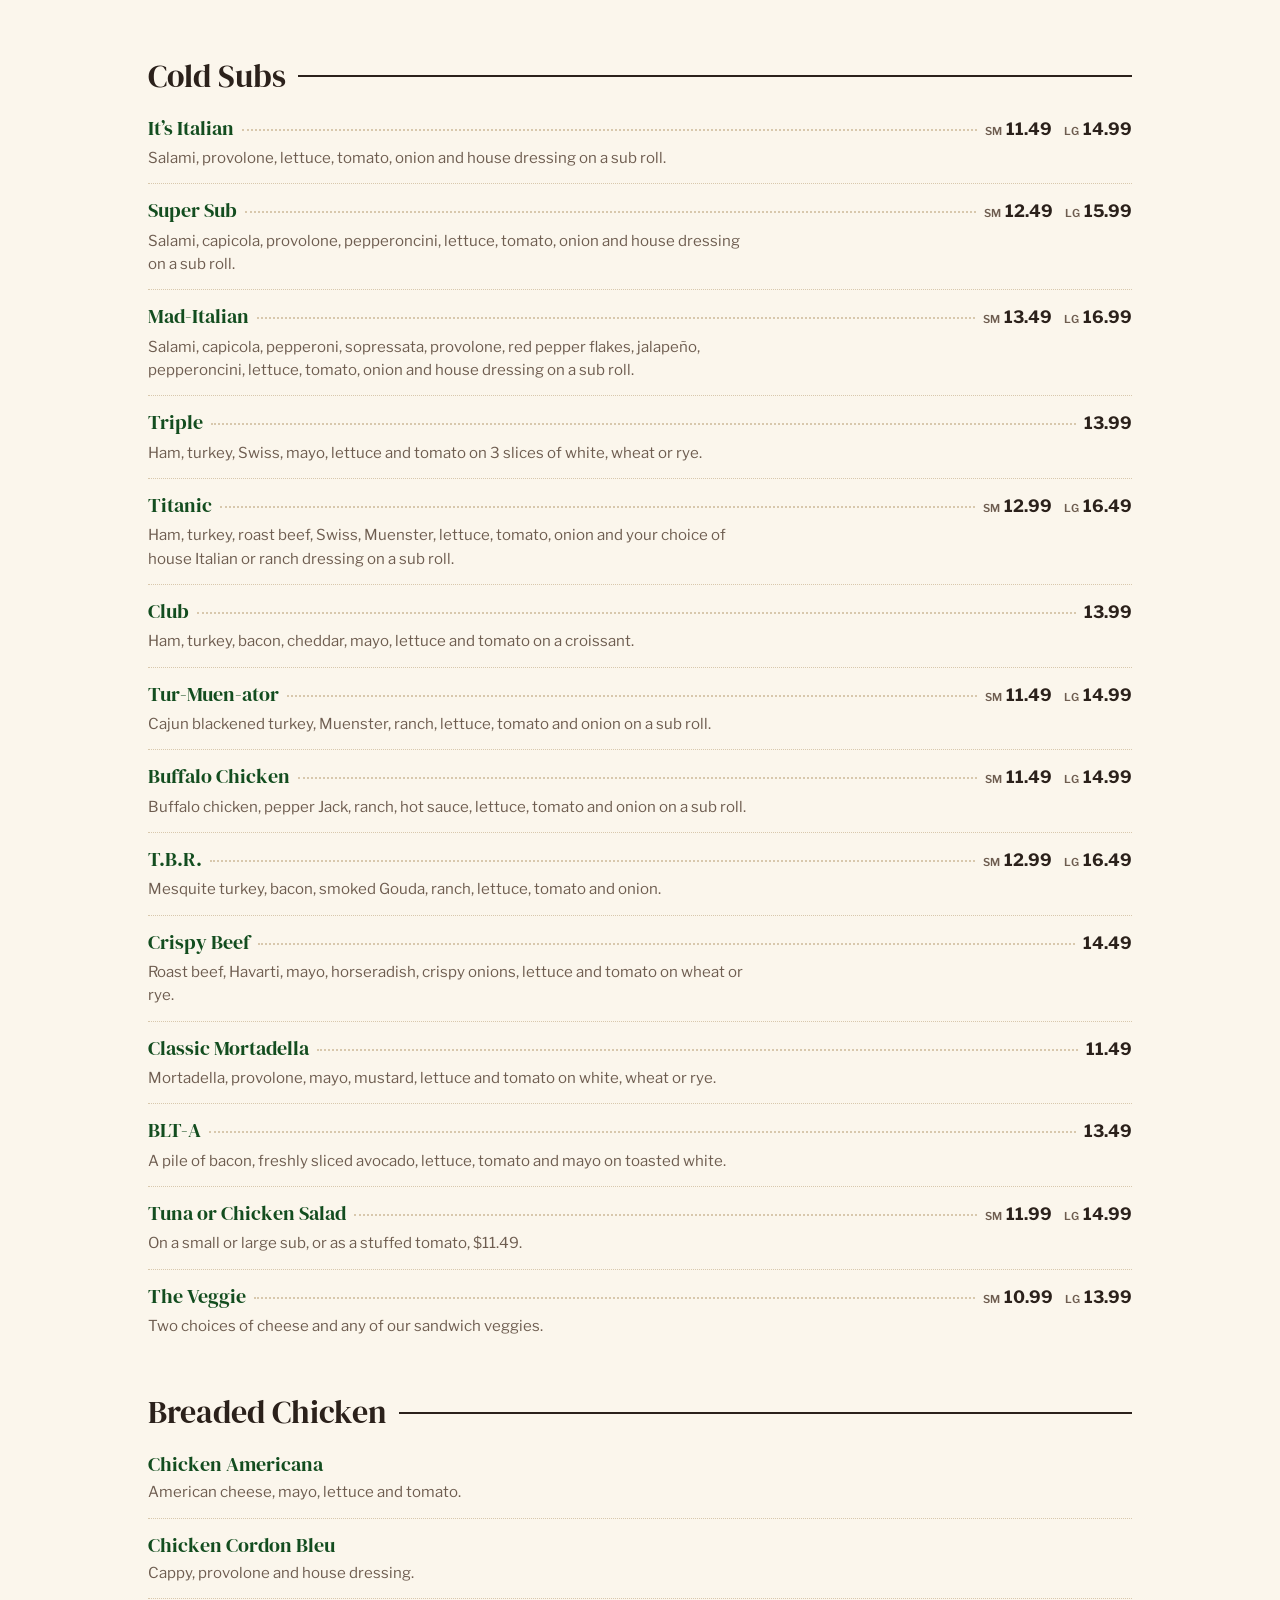
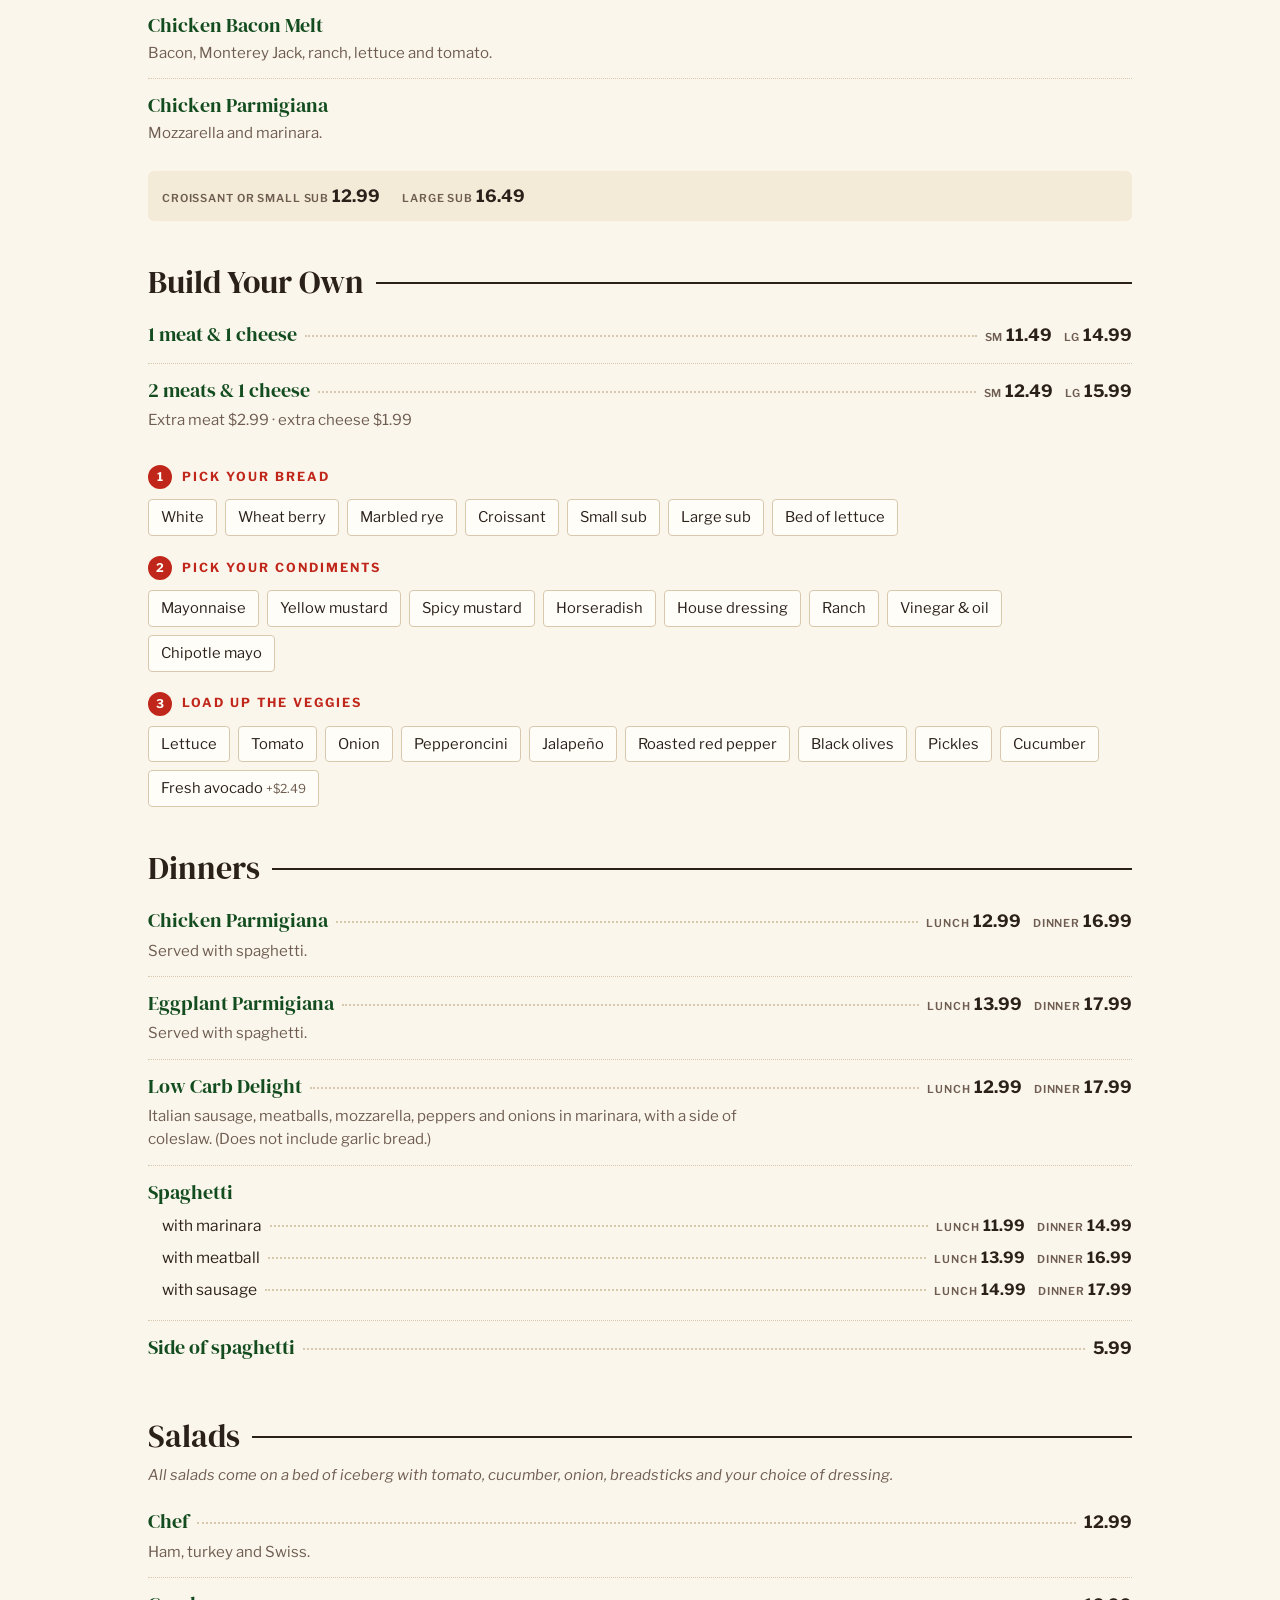
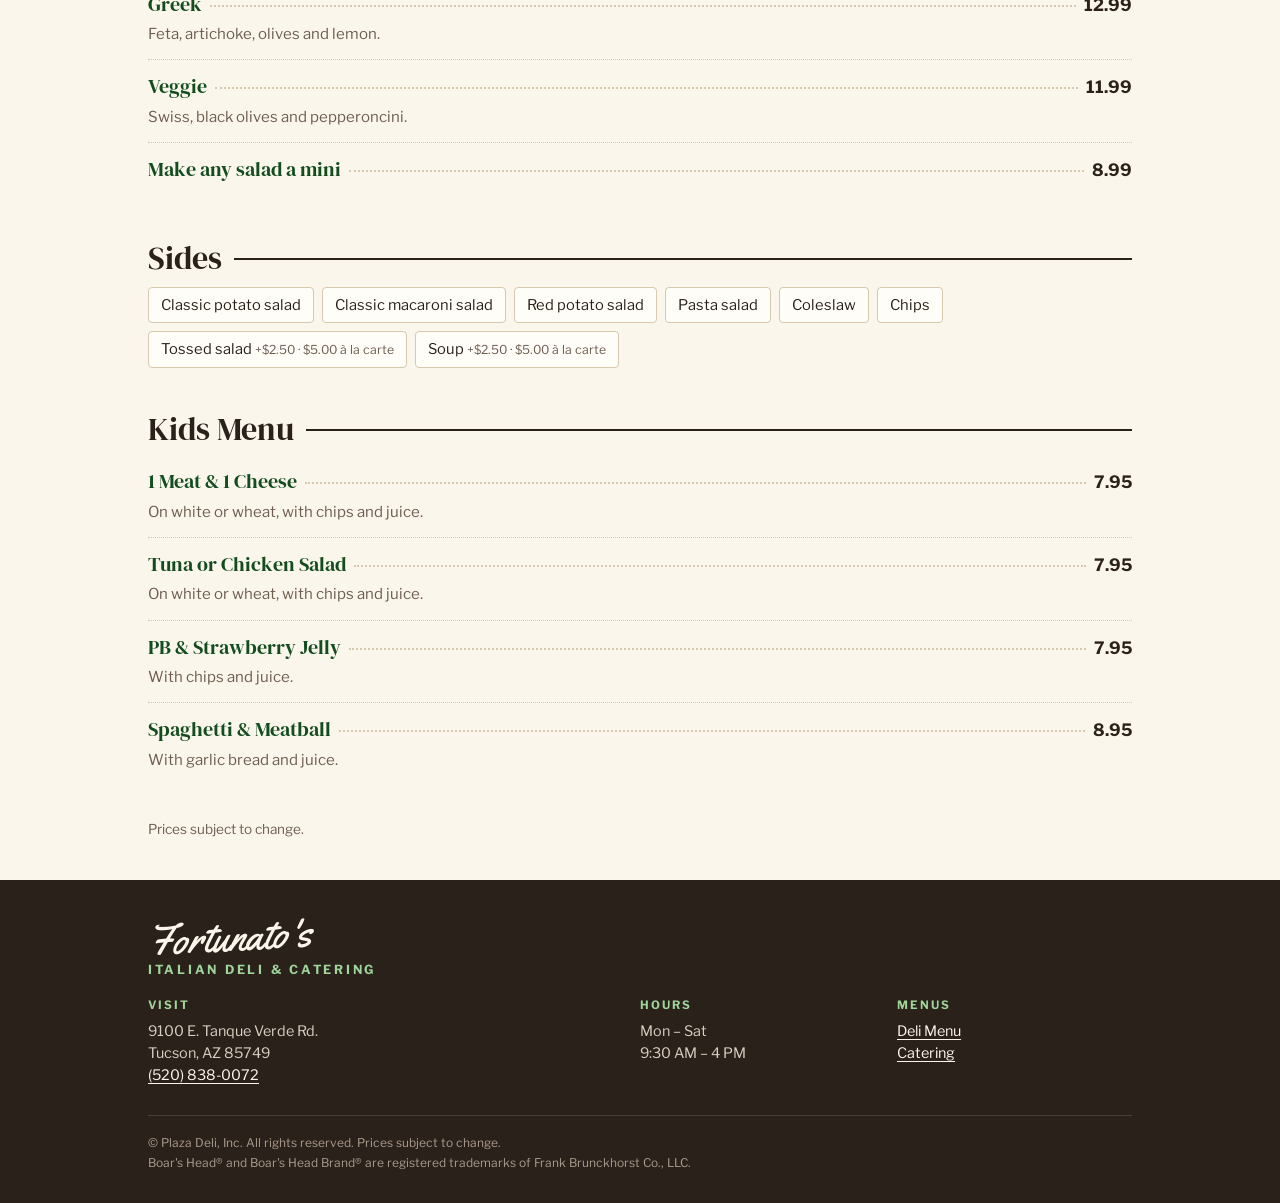
<file: menu.html>
<!doctype html>
<html lang="en">
<head>
  <meta charset="utf-8">
  <meta name="viewport" content="width=device-width, initial-scale=1, viewport-fit=cover">
  <title>Deli Menu · Fortunato's Italian Deli</title>
  <meta name="description" content="Hot and cold subs, breaded chicken, build-your-own sandwiches, spaghetti dinners, salads and sides at Fortunato's Italian Deli in Tucson.">
  <meta name="theme-color" content="#c0271a">
  <link rel="preconnect" href="https://fonts.googleapis.com">
  <link rel="preconnect" href="https://fonts.gstatic.com" crossorigin>
  <link rel="stylesheet" href="https://fonts.googleapis.com/css2?family=DM+Serif+Display:ital@0;1&family=Libre+Franklin:wght@400;600;700&family=Yellowtail&display=swap">
  <link rel="stylesheet" href="styles.css">
</head>
<body>
  <a class="skip" href="#main">Skip to content</a>

  <header>
    <div class="awning" aria-hidden="true"></div>
    <div class="masthead">
      <a class="wordmark" href="index.html" aria-label="Fortunato's Italian Deli &amp; Catering, home">
        <span class="name">Fortunato's</span>
        <span class="sub">Italian Deli &amp; Catering</span>
      </a>
      <p class="tagline">Serving Tucson since 1982</p>
    </div>
    <nav class="nav" aria-label="Main">
      <ul>
        <li><a href="index.html">Home</a></li>
        <li><a href="menu.html" aria-current="page">Deli Menu</a></li>
        <li><a href="catering.html">Catering</a></li>
        <li><a href="index.html#visit">Visit</a></li>
      </ul>
    </nav>
  </header>

  <main id="main">
    <div class="page-head">
      <div class="wrap">
        <p class="eyebrow">Deli Menu</p>
        <h1>Mangia!</h1>
        <p>Order at the counter, or call ahead: <a href="tel:+15208380072">(520) 838-0072</a></p>
        <p class="notice">Every sandwich comes with <strong>one side and a pickle spear.</strong> Extra side $2.50</p>
      </div>
    </div>

    <nav class="chips" aria-label="Menu sections">
      <ul>
        <li><a href="#hot">Hot Subs</a></li>
        <li><a href="#cold">Cold Subs</a></li>
        <li><a href="#chicken">Breaded Chicken</a></li>
        <li><a href="#byo">Build Your Own</a></li>
        <li><a href="#dinners">Dinners</a></li>
        <li><a href="#salads">Salads</a></li>
        <li><a href="#sides">Sides</a></li>
        <li><a href="#kids">Kids</a></li>
      </ul>
    </nav>

      <section class="menu-section" id="hot">
        <div class="wrap">
          <h2>Hot Subs</h2>
          <ul class="items">
            <li class="item">
              <div class="item-top"><h3 class="item-name">Dofino</h3><span class="leader"></span><span class="prices"><span class="price">12.99</span></span></div>
              <p class="item-desc">Turkey, Havarti, mayo, lettuce and tomato on a toasted croissant.</p>
            </li>
            <li class="item">
              <div class="item-top"><h3 class="item-name">Cheesesteak</h3><span class="leader"></span><span class="prices"><span class="price"><small>Sm</small>12.99</span><span class="price"><small>Lg</small>16.99</span></span></div>
              <p class="item-desc">Roast beef, provolone, cheddar, peppers and onions and house dressing on a toasted sub roll.</p>
            </li>
            <li class="item">
              <div class="item-top"><h3 class="item-name">Italian Beef</h3><span class="leader"></span><span class="prices"><span class="price"><small>Sm</small>12.99</span><span class="price"><small>Lg</small>16.99</span></span></div>
              <p class="item-desc">Roast beef, mozzarella, marinara, peppers and onions on a toasted sub roll.</p>
            </li>
            <li class="item">
              <div class="item-top"><h3 class="item-name">Eggplant Parmesan</h3><span class="leader"></span><span class="prices"><span class="price"><small>Sm</small>12.99</span><span class="price"><small>Lg</small>16.99</span></span></div>
              <p class="item-desc">Breaded eggplant, marinara and mozzarella on a toasted sub roll. Add peppers and onions for $1.00.</p>
            </li>
            <li class="item">
              <div class="item-top"><h3 class="item-name">Meatball Parmesan</h3><span class="leader"></span><span class="prices"><span class="price"><small>Sm</small>10.99</span><span class="price"><small>Lg</small>14.49</span></span></div>
              <p class="item-desc">2 oz. meatballs, marinara and mozzarella on a sub roll.</p>
            </li>
            <li class="item">
              <div class="item-top"><h3 class="item-name">Pizza Sub</h3><span class="leader"></span><span class="prices"><span class="price"><small>Sm</small>12.49</span><span class="price"><small>Lg</small>15.99</span></span></div>
              <p class="item-desc">Genoa salami, capicola, pepperoni, mozzarella, provolone and marinara on a toasted sub roll.</p>
            </li>
            <li class="item">
              <div class="item-top"><h3 class="item-name">New Yorker</h3><span class="leader"></span><span class="prices"><span class="price">14.49</span></span></div>
              <p class="item-desc">Pastrami, Swiss and mustard on toasted rye.</p>
            </li>
            <li class="item">
              <div class="item-top"><h3 class="item-name">Reuben</h3><span class="leader"></span><span class="prices"><span class="price">14.49</span></span></div>
              <p class="item-desc">Corned beef, Swiss and Thousand Island on toasted rye.</p>
            </li>
            <li class="item">
              <div class="item-top"><h3 class="item-name">Italian Sausage</h3><span class="leader"></span><span class="prices"><span class="price"><small>Sm</small>10.99</span><span class="price"><small>Lg</small>14.49</span></span></div>
              <p class="item-desc">Sausage, peppers and onions and marinara on a sub roll.</p>
            </li>
            <li class="item">
              <div class="item-top"><h3 class="item-name">Southwest Chipotle</h3><span class="leader"></span><span class="prices"><span class="price"><small>Sm</small>12.99</span><span class="price"><small>Lg</small>16.49</span></span></div>
              <p class="item-desc">Chipotle chicken, bacon, 3-pepper Colby Jack, chipotle mayo, lettuce, tomato and onion on a toasted sub roll.</p>
            </li>
            <li class="item">
              <div class="item-top"><h3 class="item-name">Chicken Fajitas</h3><span class="leader"></span><span class="prices"><span class="price"><small>Sm</small>12.49</span><span class="price"><small>Lg</small>15.99</span></span></div>
              <p class="item-desc">Firesmith grilled chicken, pepper Jack, red and green bell peppers, crispy onions and chipotle mayo on a toasted sub roll.</p>
            </li>
          </ul>
        </div>
      </section>
      <section class="menu-section" id="cold">
        <div class="wrap">
          <h2>Cold Subs</h2>
          <ul class="items">
            <li class="item">
              <div class="item-top"><h3 class="item-name">It&rsquo;s Italian</h3><span class="leader"></span><span class="prices"><span class="price"><small>Sm</small>11.49</span><span class="price"><small>Lg</small>14.99</span></span></div>
              <p class="item-desc">Salami, provolone, lettuce, tomato, onion and house dressing on a sub roll.</p>
            </li>
            <li class="item">
              <div class="item-top"><h3 class="item-name">Super Sub</h3><span class="leader"></span><span class="prices"><span class="price"><small>Sm</small>12.49</span><span class="price"><small>Lg</small>15.99</span></span></div>
              <p class="item-desc">Salami, capicola, provolone, pepperoncini, lettuce, tomato, onion and house dressing on a sub roll.</p>
            </li>
            <li class="item">
              <div class="item-top"><h3 class="item-name">Mad-Italian</h3><span class="leader"></span><span class="prices"><span class="price"><small>Sm</small>13.49</span><span class="price"><small>Lg</small>16.99</span></span></div>
              <p class="item-desc">Salami, capicola, pepperoni, sopressata, provolone, red pepper flakes, jalapeño, pepperoncini, lettuce, tomato, onion and house dressing on a sub roll.</p>
            </li>
            <li class="item">
              <div class="item-top"><h3 class="item-name">Triple</h3><span class="leader"></span><span class="prices"><span class="price">13.99</span></span></div>
              <p class="item-desc">Ham, turkey, Swiss, mayo, lettuce and tomato on 3 slices of white, wheat or rye.</p>
            </li>
            <li class="item">
              <div class="item-top"><h3 class="item-name">Titanic</h3><span class="leader"></span><span class="prices"><span class="price"><small>Sm</small>12.99</span><span class="price"><small>Lg</small>16.49</span></span></div>
              <p class="item-desc">Ham, turkey, roast beef, Swiss, Muenster, lettuce, tomato, onion and your choice of house Italian or ranch dressing on a sub roll.</p>
            </li>
            <li class="item">
              <div class="item-top"><h3 class="item-name">Club</h3><span class="leader"></span><span class="prices"><span class="price">13.99</span></span></div>
              <p class="item-desc">Ham, turkey, bacon, cheddar, mayo, lettuce and tomato on a croissant.</p>
            </li>
            <li class="item">
              <div class="item-top"><h3 class="item-name">Tur-Muen-ator</h3><span class="leader"></span><span class="prices"><span class="price"><small>Sm</small>11.49</span><span class="price"><small>Lg</small>14.99</span></span></div>
              <p class="item-desc">Cajun blackened turkey, Muenster, ranch, lettuce, tomato and onion on a sub roll.</p>
            </li>
            <li class="item">
              <div class="item-top"><h3 class="item-name">Buffalo Chicken</h3><span class="leader"></span><span class="prices"><span class="price"><small>Sm</small>11.49</span><span class="price"><small>Lg</small>14.99</span></span></div>
              <p class="item-desc">Buffalo chicken, pepper Jack, ranch, hot sauce, lettuce, tomato and onion on a sub roll.</p>
            </li>
            <li class="item">
              <div class="item-top"><h3 class="item-name">T.B.R.</h3><span class="leader"></span><span class="prices"><span class="price"><small>Sm</small>12.99</span><span class="price"><small>Lg</small>16.49</span></span></div>
              <p class="item-desc">Mesquite turkey, bacon, smoked Gouda, ranch, lettuce, tomato and onion.</p>
            </li>
            <li class="item">
              <div class="item-top"><h3 class="item-name">Crispy Beef</h3><span class="leader"></span><span class="prices"><span class="price">14.49</span></span></div>
              <p class="item-desc">Roast beef, Havarti, mayo, horseradish, crispy onions, lettuce and tomato on wheat or rye.</p>
            </li>
            <li class="item">
              <div class="item-top"><h3 class="item-name">Classic Mortadella</h3><span class="leader"></span><span class="prices"><span class="price">11.49</span></span></div>
              <p class="item-desc">Mortadella, provolone, mayo, mustard, lettuce and tomato on white, wheat or rye.</p>
            </li>
            <li class="item">
              <div class="item-top"><h3 class="item-name">BLT-A</h3><span class="leader"></span><span class="prices"><span class="price">13.49</span></span></div>
              <p class="item-desc">A pile of bacon, freshly sliced avocado, lettuce, tomato and mayo on toasted white.</p>
            </li>
            <li class="item">
              <div class="item-top"><h3 class="item-name">Tuna or Chicken Salad</h3><span class="leader"></span><span class="prices"><span class="price"><small>Sm</small>11.99</span><span class="price"><small>Lg</small>14.99</span></span></div>
              <p class="item-desc">On a small or large sub, or as a stuffed tomato, $11.49.</p>
            </li>
            <li class="item">
              <div class="item-top"><h3 class="item-name">The Veggie</h3><span class="leader"></span><span class="prices"><span class="price"><small>Sm</small>10.99</span><span class="price"><small>Lg</small>13.99</span></span></div>
              <p class="item-desc">Two choices of cheese and any of our sandwich veggies.</p>
            </li>
          </ul>
        </div>
      </section>
      <section class="menu-section" id="chicken">
        <div class="wrap">
          <h2>Breaded Chicken</h2>
          <ul class="items">
            <li class="item">
              <div class="item-top"><h3 class="item-name">Chicken Americana</h3></div>
              <p class="item-desc">American cheese, mayo, lettuce and tomato.</p>
            </li>
            <li class="item">
              <div class="item-top"><h3 class="item-name">Chicken Cordon Bleu</h3></div>
              <p class="item-desc">Cappy, provolone and house dressing.</p>
            </li>
            <li class="item">
              <div class="item-top"><h3 class="item-name">Chicken Bacon Melt</h3></div>
              <p class="item-desc">Bacon, Monterey Jack, ranch, lettuce and tomato.</p>
            </li>
            <li class="item">
              <div class="item-top"><h3 class="item-name">Chicken Parmigiana</h3></div>
              <p class="item-desc">Mozzarella and marinara.</p>
            </li>
          </ul>
          <div class="price-strip"><span class="price"><small>Croissant or small sub</small>12.99</span><span class="price"><small>Large sub</small>16.49</span></div>
        </div>
      </section>
      <section class="menu-section" id="byo">
        <div class="wrap">
          <h2>Build Your Own</h2>
          <ul class="items">
            <li class="item"><div class="item-top"><h3 class="item-name">1 meat &amp; 1 cheese</h3><span class="leader"></span><span class="prices"><span class="price"><small>Sm</small>11.49</span><span class="price"><small>Lg</small>14.99</span></span></div></li>
            <li class="item"><div class="item-top"><h3 class="item-name">2 meats &amp; 1 cheese</h3><span class="leader"></span><span class="prices"><span class="price"><small>Sm</small>12.49</span><span class="price"><small>Lg</small>15.99</span></span></div>
              <p class="item-desc">Extra meat $2.99 · extra cheese $1.99</p></li>
          </ul>
          <div class="byo-step"><h3><span>1</span>Pick your bread</h3>
            <ul class="tags"><li>White</li><li>Wheat berry</li><li>Marbled rye</li><li>Croissant</li><li>Small sub</li><li>Large sub</li><li>Bed of lettuce</li></ul></div>
          <div class="byo-step"><h3><span>2</span>Pick your condiments</h3>
            <ul class="tags"><li>Mayonnaise</li><li>Yellow mustard</li><li>Spicy mustard</li><li>Horseradish</li><li>House dressing</li><li>Ranch</li><li>Vinegar &amp; oil</li><li>Chipotle mayo</li></ul></div>
          <div class="byo-step"><h3><span>3</span>Load up the veggies</h3>
            <ul class="tags"><li>Lettuce</li><li>Tomato</li><li>Onion</li><li>Pepperoncini</li><li>Jalapeño</li><li>Roasted red pepper</li><li>Black olives</li><li>Pickles</li><li>Cucumber</li><li>Fresh avocado <small>+$2.49</small></li></ul></div>
        </div>
      </section>
      <section class="menu-section" id="dinners">
        <div class="wrap">
          <h2>Dinners</h2>
          <ul class="items">
            <li class="item">
              <div class="item-top"><h3 class="item-name">Chicken Parmigiana</h3><span class="leader"></span><span class="prices"><span class="price"><small>Lunch</small>12.99</span><span class="price"><small>Dinner</small>16.99</span></span></div>
              <p class="item-desc">Served with spaghetti.</p>
            </li>
            <li class="item">
              <div class="item-top"><h3 class="item-name">Eggplant Parmigiana</h3><span class="leader"></span><span class="prices"><span class="price"><small>Lunch</small>13.99</span><span class="price"><small>Dinner</small>17.99</span></span></div>
              <p class="item-desc">Served with spaghetti.</p>
            </li>
            <li class="item">
              <div class="item-top"><h3 class="item-name">Low Carb Delight</h3><span class="leader"></span><span class="prices"><span class="price"><small>Lunch</small>12.99</span><span class="price"><small>Dinner</small>17.99</span></span></div>
              <p class="item-desc">Italian sausage, meatballs, mozzarella, peppers and onions in marinara, with a side of coleslaw. (Does not include garlic bread.)</p>
            </li>
            <li class="item">
              <div class="item-top"><h3 class="item-name">Spaghetti</h3></div>
              <ul class="options"><li><span>with marinara</span><span class="leader"></span><span class="prices"><span class="price"><small>Lunch</small>11.99</span><span class="price"><small>Dinner</small>14.99</span></span></li><li><span>with meatball</span><span class="leader"></span><span class="prices"><span class="price"><small>Lunch</small>13.99</span><span class="price"><small>Dinner</small>16.99</span></span></li><li><span>with sausage</span><span class="leader"></span><span class="prices"><span class="price"><small>Lunch</small>14.99</span><span class="price"><small>Dinner</small>17.99</span></span></li></ul>
            </li>
            <li class="item">
              <div class="item-top"><h3 class="item-name">Side of spaghetti</h3><span class="leader"></span><span class="prices"><span class="price">5.99</span></span></div>
            </li>
          </ul>
        </div>
      </section>
      <section class="menu-section" id="salads">
        <div class="wrap">
          <h2>Salads</h2>
          <p class="note">All salads come on a bed of iceberg with tomato, cucumber, onion, breadsticks and your choice of dressing.</p>
          <ul class="items">
            <li class="item">
              <div class="item-top"><h3 class="item-name">Chef</h3><span class="leader"></span><span class="prices"><span class="price">12.99</span></span></div>
              <p class="item-desc">Ham, turkey and Swiss.</p>
            </li>
            <li class="item">
              <div class="item-top"><h3 class="item-name">Greek</h3><span class="leader"></span><span class="prices"><span class="price">12.99</span></span></div>
              <p class="item-desc">Feta, artichoke, olives and lemon.</p>
            </li>
            <li class="item">
              <div class="item-top"><h3 class="item-name">Veggie</h3><span class="leader"></span><span class="prices"><span class="price">11.99</span></span></div>
              <p class="item-desc">Swiss, black olives and pepperoncini.</p>
            </li>
            <li class="item">
              <div class="item-top"><h3 class="item-name">Make any salad a mini</h3><span class="leader"></span><span class="prices"><span class="price">8.99</span></span></div>
            </li>
          </ul>
        </div>
      </section>
      <section class="menu-section" id="sides">
        <div class="wrap">
          <h2>Sides</h2>
          <ul class="tags"><li>Classic potato salad</li><li>Classic macaroni salad</li><li>Red potato salad</li><li>Pasta salad</li><li>Coleslaw</li><li>Chips</li><li>Tossed salad <small>+$2.50 · $5.00 à la carte</small></li><li>Soup <small>+$2.50 · $5.00 à la carte</small></li></ul>
        </div>
      </section>
      <section class="menu-section" id="kids">
        <div class="wrap">
          <h2>Kids Menu</h2>
          <ul class="items">
            <li class="item">
              <div class="item-top"><h3 class="item-name">1 Meat &amp; 1 Cheese</h3><span class="leader"></span><span class="prices"><span class="price">7.95</span></span></div>
              <p class="item-desc">On white or wheat, with chips and juice.</p>
            </li>
            <li class="item">
              <div class="item-top"><h3 class="item-name">Tuna or Chicken Salad</h3><span class="leader"></span><span class="prices"><span class="price">7.95</span></span></div>
              <p class="item-desc">On white or wheat, with chips and juice.</p>
            </li>
            <li class="item">
              <div class="item-top"><h3 class="item-name">PB &amp; Strawberry Jelly</h3><span class="leader"></span><span class="prices"><span class="price">7.95</span></span></div>
              <p class="item-desc">With chips and juice.</p>
            </li>
            <li class="item">
              <div class="item-top"><h3 class="item-name">Spaghetti &amp; Meatball</h3><span class="leader"></span><span class="prices"><span class="price">8.95</span></span></div>
              <p class="item-desc">With garlic bread and juice.</p>
            </li>
          </ul>
        </div>
      </section>

    <p class="wrap note" style="padding-top:24px;padding-bottom:40px;color:var(--muted);font-size:.85rem">Prices subject to change.</p>
  </main>

  <footer class="footer">
    <div class="wrap">
      <a class="wordmark" href="index.html">
        <span class="name">Fortunato's</span>
        <span class="sub">Italian Deli &amp; Catering</span>
      </a>
      <div class="footer-grid">
        <div>
          <h2>Visit</h2>
          <address>9100 E. Tanque Verde Rd.<br>Tucson, AZ 85749<br><a href="tel:+15208380072">(520) 838-0072</a></address>
        </div>
        <div>
          <h2>Hours</h2>
          <p style="margin:0">Mon – Sat<br>9:30 AM – 4 PM</p>
        </div>
        <div>
          <h2>Menus</h2>
          <p style="margin:0"><a href="menu.html">Deli Menu</a><br><a href="catering.html">Catering</a></p>
        </div>
      </div>
      <div class="legal">
        <p>&copy; Plaza Deli, Inc. All rights reserved. Prices subject to change.</p>
        <p>Boar's Head&reg; and Boar's Head Brand&reg; are registered trademarks of Frank Brunckhorst Co., LLC.</p>
      </div>
    </div>
  </footer>

  <nav class="callbar" aria-label="Quick actions">
    <a class="primary" href="tel:+15208380072">
      <svg viewBox="0 0 24 24" fill="none" stroke="currentColor" stroke-width="2" stroke-linecap="round" stroke-linejoin="round" aria-hidden="true"><path d="M22 16.9v3a2 2 0 0 1-2.2 2 19.8 19.8 0 0 1-8.6-3.1 19.5 19.5 0 0 1-6-6A19.8 19.8 0 0 1 2.1 4.2 2 2 0 0 1 4.1 2h3a2 2 0 0 1 2 1.7c.1.9.4 1.8.7 2.7a2 2 0 0 1-.5 2.1L8 9.8a16 16 0 0 0 6 6l1.3-1.3a2 2 0 0 1 2.1-.4c.9.3 1.8.6 2.7.7a2 2 0 0 1 1.7 2z"/></svg>
      Call
    </a>
    <a href="https://www.google.com/maps/dir/?api=1&amp;destination=Fortunato%27s+Italian+Deli%2C+9100+E+Tanque+Verde+Rd%2C+Tucson%2C+AZ+85749">
      <svg viewBox="0 0 24 24" fill="none" stroke="currentColor" stroke-width="2" stroke-linecap="round" stroke-linejoin="round" aria-hidden="true"><path d="M20 10c0 6-8 12-8 12S4 16 4 10a8 8 0 0 1 16 0z"/><circle cx="12" cy="10" r="3"/></svg>
      Directions
    </a>
    <a href="menu.html">
      <svg viewBox="0 0 24 24" fill="none" stroke="currentColor" stroke-width="2" stroke-linecap="round" stroke-linejoin="round" aria-hidden="true"><path d="M4 6h16M4 12h16M4 18h10"/></svg>
      Menu
    </a>
  </nav>

  <script src="main.js"></script>
</body>
</html>
</file>
<file: styles.css>
/* Fortunato's Italian Deli & Catering — since 1982 */

:root {
  --paper: #fbf6ec;
  --paper-deep: #f3ead8;
  --ink: #2b211b;
  --muted: #6e5d50;
  --rule: #d8c8ad;
  --red: #c0271a;
  --red-dark: #971d13;
  --green: #1d6b2c;
  --green-dark: #134d1f;
  --white: #fffdf8;

  --script: "Yellowtail", "Brush Script MT", cursive;
  --serif: "DM Serif Display", Georgia, serif;
  --sans: "Libre Franklin", system-ui, -apple-system, "Segoe UI", sans-serif;

  --gutter: 16px;
  --max: 1040px;
  --bar-h: 64px;
}

*, *::before, *::after { box-sizing: border-box; }

html {
  -webkit-text-size-adjust: 100%;
  scroll-behavior: smooth;
}

body {
  margin: 0;
  background: var(--paper);
  color: var(--ink);
  font: 400 16px/1.55 var(--sans);
  padding-bottom: calc(var(--bar-h) + env(safe-area-inset-bottom));
}

img { max-width: 100%; display: block; }

a { color: var(--red); text-underline-offset: 3px; }
a[href^="tel:"] { white-space: nowrap; }

h1, h2, h3 { font-family: var(--serif); font-weight: 400; line-height: 1.1; margin: 0; }

.wrap { max-width: var(--max); margin: 0 auto; padding: 0 var(--gutter); }

.skip {
  position: absolute; left: -999px; top: 8px;
  background: var(--ink); color: var(--white); padding: 8px 12px; z-index: 100;
}
.skip:focus { left: 8px; }

:focus-visible { outline: 3px solid var(--green); outline-offset: 2px; }

/* ---------- Awning + header ---------- */

.awning {
  height: 34px;
  background: repeating-linear-gradient(90deg, var(--red) 0 28px, var(--white) 28px 56px);
  -webkit-mask: radial-gradient(14px at 50% 100%, #0000 98%, #000) 0 0 / 28px 100%;
          mask: radial-gradient(14px at 50% 100%, #0000 98%, #000) 0 0 / 28px 100%;
}

.masthead { text-align: center; padding: 14px var(--gutter) 0; }

.wordmark {
  display: inline-block;
  text-decoration: none;
  color: var(--red);
}
.wordmark .name {
  display: block;
  font: 400 clamp(3rem, 15vw, 4.75rem)/0.95 var(--script);
  text-shadow: 2px 2px 0 var(--paper-deep);
  transform: rotate(-3deg);
}
.wordmark .sub {
  display: block;
  margin-top: 8px;
  font: 700 0.78rem/1 var(--sans);
  letter-spacing: 0.22em;
  text-transform: uppercase;
  color: var(--green);
}

.tagline {
  margin: 10px 0 0;
  font: italic 400 0.95rem/1.3 var(--serif);
  color: var(--muted);
}

.nav {
  margin-top: 16px;
  border-top: 2px solid var(--ink);
  border-bottom: 2px solid var(--ink);
  box-shadow: 0 3px 0 var(--paper), 0 5px 0 var(--ink);
}
.nav ul {
  list-style: none; margin: 0 auto; padding: 0;
  display: flex; justify-content: center;
  max-width: var(--max);
}
.nav li { flex: 1 1 0; max-width: 180px; }
.nav a {
  display: block;
  padding: 12px 4px;
  text-align: center;
  text-decoration: none;
  color: var(--ink);
  font: 700 0.8rem/1 var(--sans);
  letter-spacing: 0.12em;
  text-transform: uppercase;
}
.nav a[aria-current="page"] { color: var(--red); background: var(--white); }
.nav a:hover { color: var(--red); }

/* ---------- Common bits ---------- */

.eyebrow {
  font: 700 0.75rem/1.2 var(--sans);
  letter-spacing: 0.18em;
  text-transform: uppercase;
  color: var(--green);
  margin: 0 0 8px;
}

.section { padding: 44px 0; }
.section + .section { border-top: 1px dashed var(--rule); }

.section-title { font-size: clamp(1.9rem, 7vw, 2.6rem); color: var(--ink); }
.section-title em { font-style: normal; color: var(--red); }

.lede { font-size: 1.05rem; color: var(--muted); max-width: 38em; }

.btn {
  display: inline-flex; align-items: center; justify-content: center; gap: 8px;
  min-height: 48px;
  padding: 0 20px;
  border: 2px solid var(--ink);
  border-radius: 4px;
  font: 700 0.95rem/1 var(--sans);
  text-decoration: none;
  color: var(--ink);
  background: var(--white);
  box-shadow: 3px 3px 0 var(--ink);
  transition: transform .08s, box-shadow .08s;
}
.btn:active { transform: translate(3px, 3px); box-shadow: 0 0 0 var(--ink); }
.btn-red { background: var(--red); color: var(--white); }
.btn-green { background: var(--green); color: var(--white); }
.btn svg { width: 18px; height: 18px; flex: none; }

.btn-row { display: flex; flex-wrap: wrap; gap: 12px; margin-top: 22px; }

/* Open / closed pill */
.status { display: inline-flex; align-items: center; gap: 8px; font-weight: 600; font-size: 0.92rem; }
.status::before {
  content: ""; width: 10px; height: 10px; border-radius: 50%;
  background: var(--muted);
}
.status.is-open { color: var(--green); }
.status.is-open::before { background: var(--green); box-shadow: 0 0 0 3px rgba(29,107,44,.18); }
.status.is-closed { color: var(--red); }
.status.is-closed::before { background: var(--red); }

/* Tricolore rule */
.tricolore {
  height: 6px; border: 0; margin: 0;
  background: linear-gradient(90deg, var(--green) 0 33.33%, var(--white) 33.33% 66.66%, var(--red) 66.66%);
}

/* Snapshot photo frame */
.snapshot {
  margin: 0;
  background: var(--white);
  padding: 10px 10px 6px;
  box-shadow: 0 1px 0 var(--rule), 0 10px 24px -12px rgba(43,33,27,.45);
  transform: rotate(-2deg);
  max-width: 300px;
}
.snapshot.tilt-right { transform: rotate(2.5deg); }
.snapshot img { width: 100%; height: auto; aspect-ratio: auto; }
.snapshot figcaption {
  font: 400 1.35rem/1.3 var(--script);
  color: var(--muted);
  text-align: center;
  padding-top: 4px;
}

/* ---------- Home ---------- */

.hero { padding: 34px 0 40px; }
.hero h1 { font-size: clamp(2.3rem, 10vw, 3.6rem); margin-top: 14px; }
.hero h1 em { font-style: italic; color: var(--red); }
.hero p { margin: 16px 0 0; }

.card {
  background: var(--white);
  border: 2px solid var(--ink);
  border-radius: 6px;
  padding: 20px;
}

.visit-card { margin-top: 30px; display: grid; gap: 16px; }
.visit-card .eyebrow { margin-bottom: 4px; }
.visit-card h2 { font-size: 1.35rem; }
.visit-card address { font-style: normal; }
.visit-card .hours-line { font-size: 1.05rem; }
.visit-card .phone { font: 400 1.6rem/1 var(--serif); color: var(--red); text-decoration: none; }

.split { display: grid; gap: 28px; align-items: center; }
.split .snapshot { justify-self: center; }

.goods {
  list-style: none; margin: 18px 0 0; padding: 0;
  columns: 2; column-gap: 20px;
}
.goods li {
  break-inside: avoid;
  padding: 7px 0 7px 18px;
  position: relative;
  border-bottom: 1px dotted var(--rule);
  font-size: 0.95rem;
}
.goods li::before {
  content: "";
  position: absolute; left: 0; top: 0.95em;
  width: 8px; height: 8px;
  background: var(--red);
  transform: rotate(45deg);
}
.goods.green li::before { background: var(--green); }

.catering-teaser {
  background: var(--green);
  color: var(--white);
  position: relative;
}
.catering-teaser .section-title { color: var(--white); }
.catering-teaser .eyebrow { color: #cfe6c8; }
.catering-teaser p { color: #e8efe2; max-width: 34em; }
.catering-teaser .callout {
  display: inline-block;
  margin-top: 6px;
  font: 400 1.7rem/1.2 var(--script);
  color: var(--white);
}
.catering-teaser .btn { border-color: var(--white); box-shadow: 3px 3px 0 var(--green-dark); }

.award { display: grid; gap: 22px; align-items: center; }
.award img { width: 180px; justify-self: center; mix-blend-mode: multiply; }
.award blockquote { margin: 0; }
.award blockquote p { font: italic 400 1.5rem/1.3 var(--serif); margin: 0; }
.award cite { display: block; margin-top: 10px; font-style: normal; color: var(--muted); font-size: 0.9rem; }

.map-frame {
  margin-top: 20px;
  border: 2px solid var(--ink);
  border-radius: 6px;
  overflow: hidden;
  background: var(--paper-deep);
  aspect-ratio: 4 / 3;
}
.map-frame iframe { width: 100%; height: 100%; border: 0; display: block; }

.hours-table { width: 100%; border-collapse: collapse; margin-top: 14px; }
.hours-table th, .hours-table td { padding: 8px 0; border-bottom: 1px dotted var(--rule); text-align: left; font-weight: 400; }
.hours-table td { text-align: right; }
.hours-table tr.today th, .hours-table tr.today td { font-weight: 700; color: var(--red); }

/* ---------- Menu ---------- */

.page-head { padding: 30px 0 8px; }
.page-head h1 { font-size: clamp(2.3rem, 10vw, 3.4rem); }
.page-head p { margin: 10px 0 0; color: var(--muted); }

.chips {
  position: sticky; top: 0; z-index: 20;
  background: var(--paper);
  border-bottom: 2px solid var(--ink);
}
.chips ul {
  list-style: none; margin: 0 auto; padding: 10px var(--gutter);
  max-width: var(--max);
  display: flex; gap: 8px;
  overflow-x: auto;
  scrollbar-width: none;
  -webkit-overflow-scrolling: touch;
}
.chips ul::-webkit-scrollbar { display: none; }
.chips a {
  display: block;
  white-space: nowrap;
  padding: 8px 14px;
  border: 1.5px solid var(--ink);
  border-radius: 999px;
  text-decoration: none;
  color: var(--ink);
  font: 600 0.85rem/1 var(--sans);
  background: var(--white);
}
.chips a.active { background: var(--ink); color: var(--paper); }

.menu-section { padding: 34px 0 10px; scroll-margin-top: 64px; }
.menu-section h2 {
  font-size: 2rem;
  display: flex; align-items: center; gap: 12px;
}
.menu-section h2::after { content: ""; flex: 1; height: 2px; background: var(--ink); }
.menu-section .note {
  margin: 10px 0 0;
  font-size: 0.92rem;
  color: var(--muted);
  font-style: italic;
}

.notice {
  margin: 22px 0 0;
  padding: 14px 16px;
  background: var(--white);
  border: 2px dashed var(--red);
  border-radius: 6px;
  font-weight: 600;
  text-align: center;
}
.notice strong { color: var(--red); }

.items { list-style: none; margin: 8px 0 0; padding: 0; }
.item { padding: 14px 0; border-bottom: 1px dotted var(--rule); }
.item:last-child { border-bottom: 0; }

.item-top { display: flex; flex-wrap: wrap; align-items: baseline; gap: 2px 8px; }
.item-name {
  flex: 0 1 auto;
  font: 400 1.25rem/1.2 var(--serif);
  color: var(--green-dark);
}
.leader { flex: 1; min-width: 12px; border-bottom: 2px dotted var(--rule); transform: translateY(-4px); }
.prices { display: flex; gap: 12px; margin-left: auto; white-space: nowrap; }
.price { font-weight: 700; white-space: nowrap; font-variant-numeric: tabular-nums; }
.price small {
  font-weight: 600;
  font-size: 0.68rem;
  letter-spacing: 0.08em;
  text-transform: uppercase;
  color: var(--muted);
  margin-right: 3px;
}
.item-desc { margin: 4px 0 0; color: var(--muted); font-size: 0.94rem; max-width: 40em; }

.options { list-style: none; margin: 6px 0 0; padding: 0 0 0 14px; }
.options li { display: flex; flex-wrap: wrap; align-items: baseline; gap: 8px; padding: 4px 0; font-size: 0.97rem; }

.price-strip {
  display: flex; flex-wrap: wrap; gap: 8px 22px;
  margin-top: 12px; padding: 12px 14px;
  background: var(--paper-deep);
  border-radius: 6px;
}

.tags { list-style: none; margin: 10px 0 0; padding: 0; display: flex; flex-wrap: wrap; gap: 8px; }
.tags li {
  padding: 6px 12px;
  background: var(--white);
  border: 1px solid var(--rule);
  border-radius: 4px;
  font-size: 0.92rem;
}
.tags li small { color: var(--muted); }

.byo-step { margin-top: 20px; }
.byo-step h3 {
  font: 700 0.78rem/1 var(--sans);
  letter-spacing: 0.16em;
  text-transform: uppercase;
  color: var(--red);
  display: flex; align-items: center; gap: 10px;
}
.byo-step h3 span {
  display: inline-grid; place-items: center;
  width: 24px; height: 24px; border-radius: 50%;
  background: var(--red); color: var(--white);
  font-size: 0.75rem; letter-spacing: 0;
}

/* ---------- Catering ---------- */

.banner {
  margin-top: 18px;
  background: var(--red);
  color: var(--white);
  text-align: center;
  padding: 14px var(--gutter);
  font: 400 1.6rem/1.2 var(--script);
}

.packages { display: grid; gap: 18px; margin-top: 18px; }
.package { position: relative; }
.package .num {
  position: absolute; top: -14px; left: 16px;
  background: var(--paper);
  padding: 0 8px;
  font: 400 1.4rem/1 var(--script);
  color: var(--red);
}
.package h3 { font-size: 1.5rem; color: var(--green-dark); margin-top: 4px; }
.package p { margin: 8px 0 0; color: var(--muted); font-size: 0.95rem; }
.package .items { margin-top: 10px; }
.package .item { padding: 9px 0; }
.package .item-name { font: 600 0.98rem/1.3 var(--sans); color: var(--ink); }
.package .fine {
  margin-top: 12px;
  font-size: 0.78rem; font-weight: 700; letter-spacing: 0.08em; text-transform: uppercase;
  color: var(--red);
}

.policies { list-style: none; margin: 14px 0 0; padding: 0; display: grid; gap: 10px; }
.policies li { padding-left: 26px; position: relative; }
.policies li::before {
  content: "✓"; position: absolute; left: 0; top: 0;
  color: var(--green); font-weight: 700;
}

.thanks {
  text-align: center;
  font: italic 400 1.25rem/1.4 var(--serif);
  max-width: 30em; margin: 0 auto;
}

/* ---------- Footer + call bar ---------- */

.footer {
  background: var(--ink);
  color: #d9cfc2;
  padding: 36px 0 28px;
  font-size: 0.9rem;
}
.footer .wordmark .name { font-size: 2.6rem; color: var(--paper); text-shadow: none; transform: rotate(-3deg); }
.footer .wordmark .sub { color: #9fd49a; }
.footer a { color: var(--paper); }
.footer-grid { display: grid; gap: 22px; margin-top: 20px; }
.footer h2 {
  font: 700 0.72rem/1 var(--sans);
  letter-spacing: 0.18em;
  text-transform: uppercase;
  color: #9fd49a;
  margin-bottom: 8px;
}
.footer address { font-style: normal; }
.legal { margin-top: 28px; padding-top: 16px; border-top: 1px solid #4a3d33; font-size: 0.75rem; color: #a99b8c; }
.legal p { margin: 2px 0; }

.callbar {
  position: fixed; left: 0; right: 0; bottom: 0; z-index: 50;
  display: grid; grid-template-columns: 1.3fr 1fr 1fr;
  background: var(--ink);
  border-top: 4px solid var(--red);
  padding-bottom: env(safe-area-inset-bottom);
}
.callbar a {
  display: flex; flex-direction: column; align-items: center; justify-content: center; gap: 3px;
  height: var(--bar-h);
  color: var(--paper);
  text-decoration: none;
  font: 700 0.72rem/1 var(--sans);
  letter-spacing: 0.1em;
  text-transform: uppercase;
}
.callbar a + a { border-left: 1px solid #4a3d33; }
.callbar a.primary { background: var(--red); }
.callbar svg { width: 22px; height: 22px; }

/* ---------- Larger screens ---------- */

@media (min-width: 720px) {
  :root { --gutter: 28px; }
  body { padding-bottom: 0; font-size: 17px; }
  .callbar { display: none; }

  .visit-card { grid-template-columns: repeat(3, 1fr); }
  .split { grid-template-columns: 1.3fr 1fr; }
  .split.flip { grid-template-columns: 1fr 1.3fr; }
  .split.flip .snapshot { order: -1; }
  .award { grid-template-columns: 200px 1fr; }
  .visit-grid { display: grid; grid-template-columns: 1fr 1.4fr; gap: 36px; align-items: start; }
  .packages { grid-template-columns: 1fr 1fr; }
  .menu-cols { display: grid; grid-template-columns: 1fr 1fr; gap: 0 48px; }
  .footer-grid { grid-template-columns: 2fr 1fr 1fr; }
  .chips ul { justify-content: center; }
}

@media (prefers-reduced-motion: reduce) {
  html { scroll-behavior: auto; }
  .btn { transition: none; }
}

@media print {
  .awning, .nav, .chips, .callbar, .footer, .btn-row { display: none !important; }
  body { background: #fff; padding: 0; }
}
</file>
